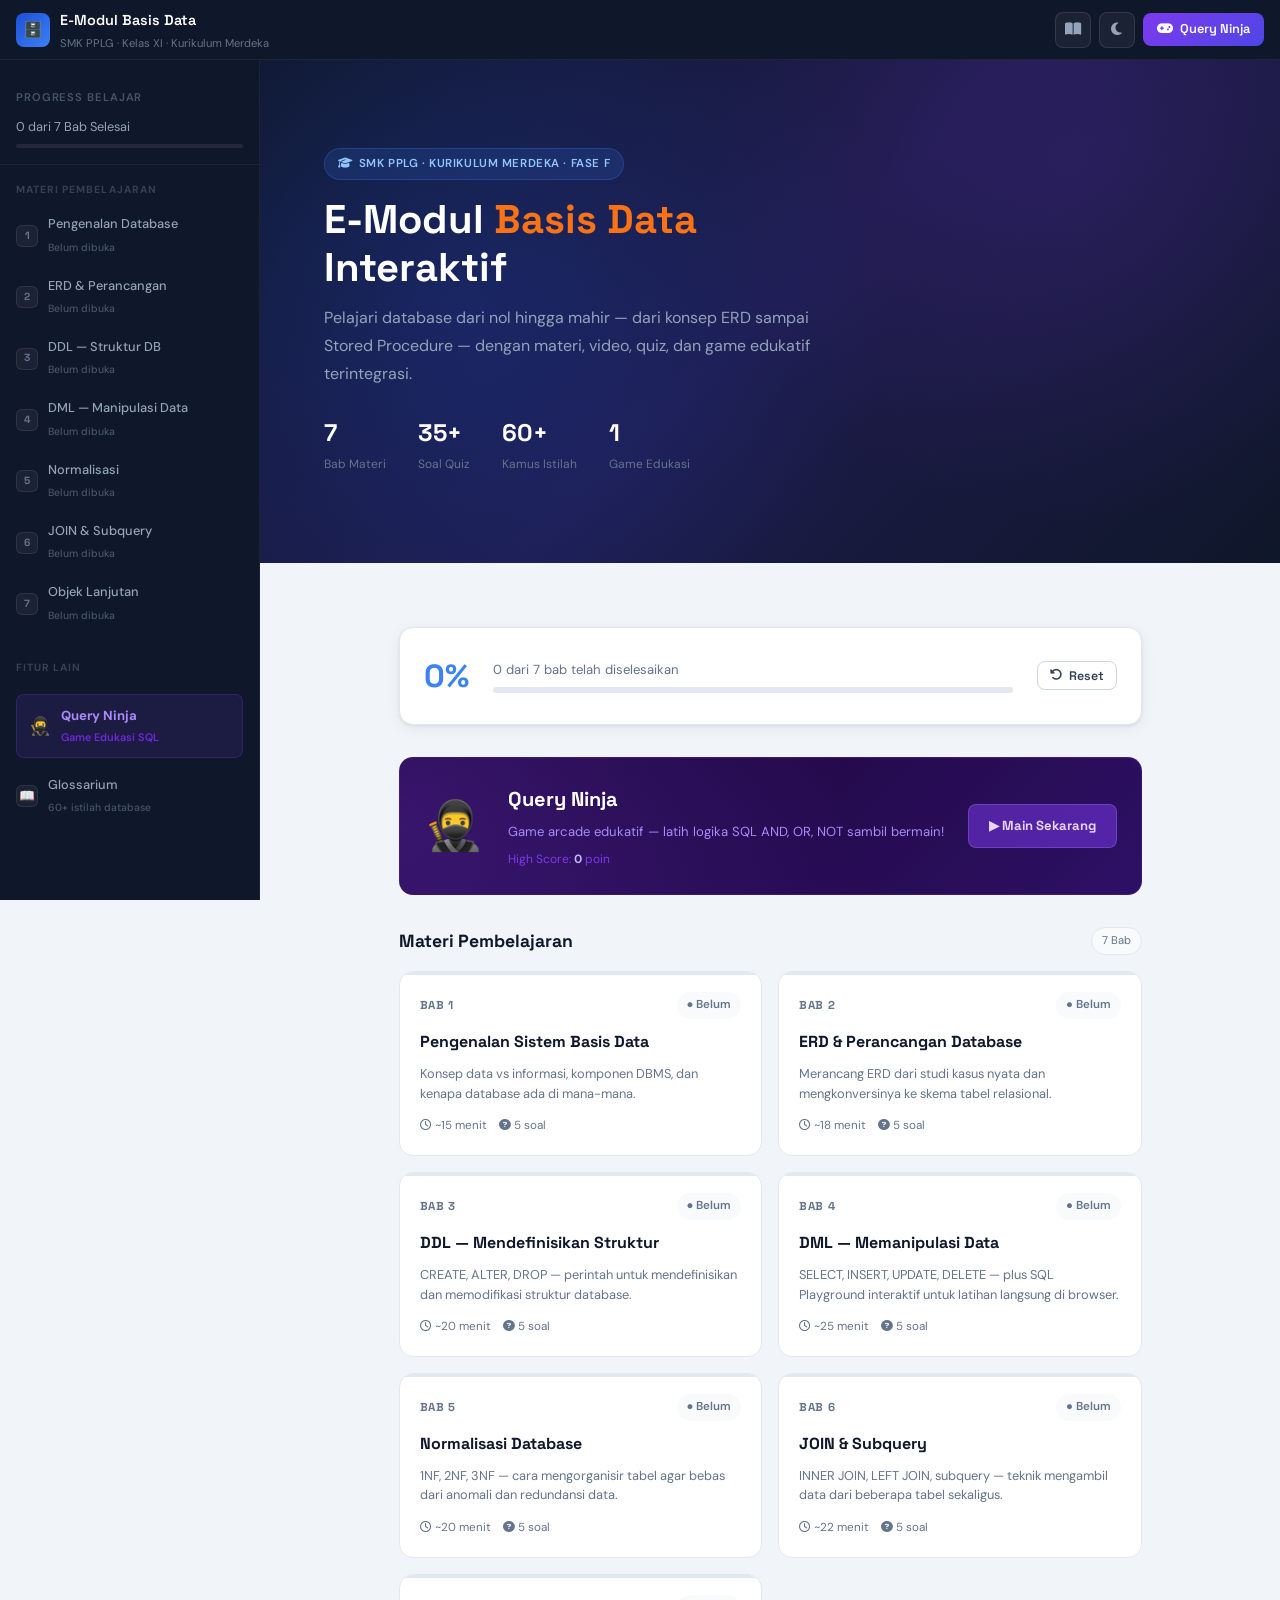
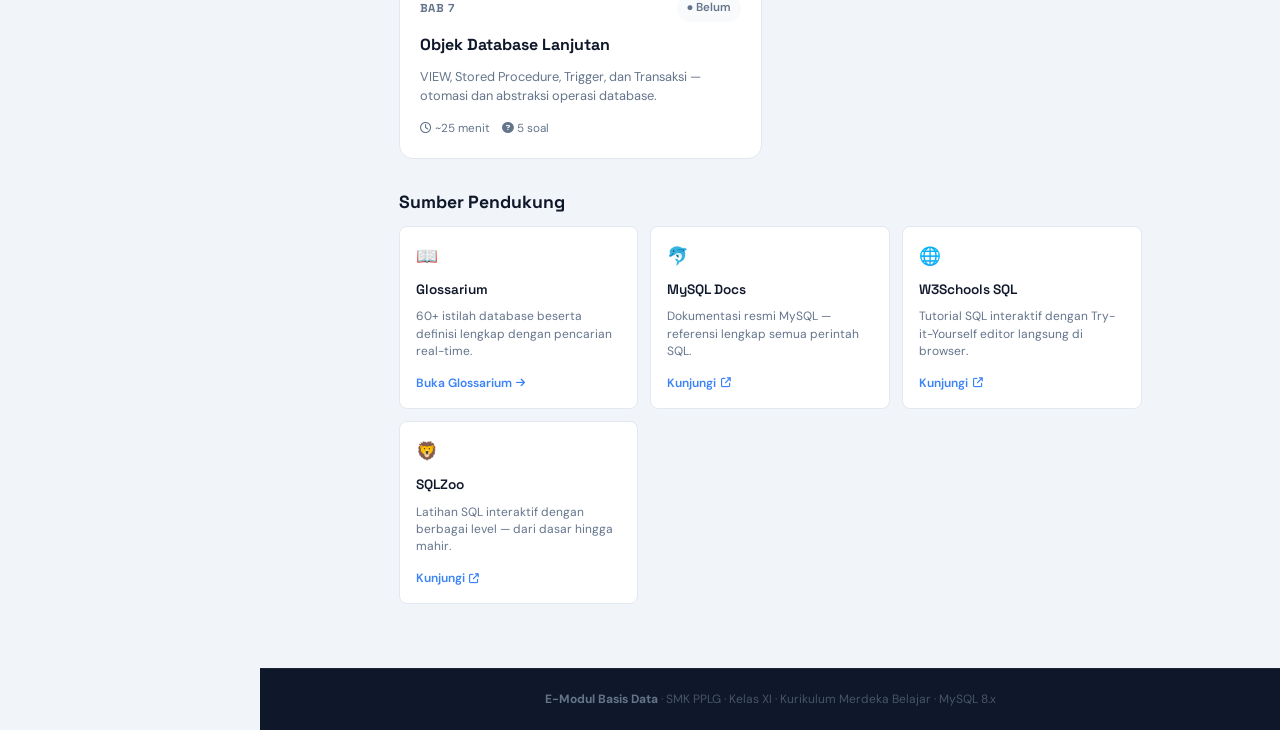
<file: index.html>
<!DOCTYPE html>
<html lang="id">
<head>
<meta charset="UTF-8">
<meta name="viewport" content="width=device-width, initial-scale=1.0">
<title>E-Modul Basis Data — SMK PPLG Kelas XI</title>
<link rel="stylesheet" href="assets/css/custom.css">
<link rel="stylesheet" href="https://cdnjs.cloudflare.com/ajax/libs/font-awesome/6.5.0/css/all.min.css">
<script src="assets/js/dark-mode.js"></script>
<style>
.index-page .main-content { margin-left: var(--sidebar-w); margin-top: var(--header-h); }
.page-body { padding: 0; }
.index-content { max-width: 1060px; margin: 0 auto; padding: 2rem; }
.section-gap { margin-bottom: 2rem; }
</style>
</head>
<body data-page="index">

<!-- SIDEBAR OVERLAY -->
<div class="sidebar-overlay" id="sidebar-overlay"></div>

<!-- HEADER -->
<header class="header">
  <button class="btn-icon hamburger-btn" id="hamburger-btn" title="Buka Menu">
    <i class="fa-solid fa-bars"></i>
  </button>
  <a href="index.html" class="header-logo">
    <div class="header-logo-icon">🗄️</div>
    <div>
      <span class="header-logo-text">E-Modul Basis Data</span>
      <span class="header-logo-sub">SMK PPLG · Kelas XI · Kurikulum Merdeka</span>
    </div>
  </a>
  <div class="header-spacer"></div>
  <nav class="header-nav">
    <a href="glossarium.html" class="btn-icon" title="Kamus Istilah">
      <i class="fa-solid fa-book-open"></i>
    </a>
    <button class="btn-icon" id="dark-toggle" title="Mode Gelap">
      <i class="fa-solid fa-moon"></i>
    </button>
    <a href="game/query-ninja.html" class="btn-game-nav">
      <i class="fa-solid fa-gamepad"></i> Query Ninja
    </a>
  </nav>
</header>

<!-- SIDEBAR -->
<aside class="sidebar" id="sidebar">
  <div class="sidebar-inner">
    <div class="sidebar-progress-wrap">
      <div class="sidebar-progress-label">Progress Belajar</div>
      <div class="sidebar-progress-text" id="sidebar-progress-text">0 dari 7 Bab Selesai</div>
      <div class="sidebar-progress-bar">
        <div class="sidebar-progress-fill" id="sidebar-progress-fill" style="width:0%"></div>
      </div>
    </div>

    <div class="sidebar-section-label">Materi Pembelajaran</div>

    <a href="modules/bab-1-pengenalan-database.html" class="sidebar-nav-item" id="sidebar-bab-1" data-page="bab-1">
      <div class="sidebar-bab-num">1</div>
      <div class="sidebar-bab-info">
        <span class="sidebar-bab-title">Pengenalan Database</span>
        <span class="sidebar-bab-status">Belum dibuka</span>
      </div>
    </a>
    <a href="modules/bab-2-erd-perancangan.html" class="sidebar-nav-item" id="sidebar-bab-2" data-page="bab-2">
      <div class="sidebar-bab-num">2</div>
      <div class="sidebar-bab-info">
        <span class="sidebar-bab-title">ERD & Perancangan</span>
        <span class="sidebar-bab-status">Belum dibuka</span>
      </div>
    </a>
    <a href="modules/bab-3-ddl.html" class="sidebar-nav-item" id="sidebar-bab-3" data-page="bab-3">
      <div class="sidebar-bab-num">3</div>
      <div class="sidebar-bab-info">
        <span class="sidebar-bab-title">DDL — Struktur DB</span>
        <span class="sidebar-bab-status">Belum dibuka</span>
      </div>
    </a>
    <a href="modules/bab-4-dml.html" class="sidebar-nav-item" id="sidebar-bab-4" data-page="bab-4">
      <div class="sidebar-bab-num">4</div>
      <div class="sidebar-bab-info">
        <span class="sidebar-bab-title">DML — Manipulasi Data</span>
        <span class="sidebar-bab-status">Belum dibuka</span>
      </div>
    </a>
    <a href="modules/bab-5-normalisasi.html" class="sidebar-nav-item" id="sidebar-bab-5" data-page="bab-5">
      <div class="sidebar-bab-num">5</div>
      <div class="sidebar-bab-info">
        <span class="sidebar-bab-title">Normalisasi</span>
        <span class="sidebar-bab-status">Belum dibuka</span>
      </div>
    </a>
    <a href="modules/bab-6-join-subquery.html" class="sidebar-nav-item" id="sidebar-bab-6" data-page="bab-6">
      <div class="sidebar-bab-num">6</div>
      <div class="sidebar-bab-info">
        <span class="sidebar-bab-title">JOIN & Subquery</span>
        <span class="sidebar-bab-status">Belum dibuka</span>
      </div>
    </a>
    <a href="modules/bab-7-objek-lanjutan.html" class="sidebar-nav-item" id="sidebar-bab-7" data-page="bab-7">
      <div class="sidebar-bab-num">7</div>
      <div class="sidebar-bab-info">
        <span class="sidebar-bab-title">Objek Lanjutan</span>
        <span class="sidebar-bab-status">Belum dibuka</span>
      </div>
    </a>

    <div class="sidebar-section-label" style="margin-top:.5rem">Fitur Lain</div>
    <a href="game/query-ninja.html" class="sidebar-game-link">
      <span style="font-size:1.1rem">🥷</span>
      <div>
        <div style="font-size:.82rem;font-weight:700">Query Ninja</div>
        <div style="font-size:.68rem;color:#6d28d9">Game Edukasi SQL</div>
      </div>
    </a>
    <a href="glossarium.html" class="sidebar-nav-item" style="margin-top:.5rem" data-page="glossarium">
      <div class="sidebar-bab-num" style="font-size:.8rem">📖</div>
      <div class="sidebar-bab-info">
        <span class="sidebar-bab-title">Glossarium</span>
        <span class="sidebar-bab-status">60+ istilah database</span>
      </div>
    </a>
  </div>
</aside>

<!-- MAIN CONTENT -->
<main class="main-content index-page">

  <!-- HERO -->
  <div class="hero-section">
    <div class="index-content" style="padding-top:2.5rem;padding-bottom:2.5rem">
      <div class="hero-content">
        <div class="hero-badge">
          <i class="fa-solid fa-graduation-cap"></i>
          SMK PPLG · Kurikulum Merdeka · Fase F
        </div>
        <h1 class="hero-title">E-Modul <span>Basis Data</span><br>Interaktif</h1>
        <p class="hero-subtitle">Pelajari database dari nol hingga mahir — dari konsep ERD sampai Stored Procedure — dengan materi, video, quiz, dan game edukatif terintegrasi.</p>
        <div class="hero-stats">
          <div>
            <div class="hero-stat-num">7</div>
            <div class="hero-stat-label">Bab Materi</div>
          </div>
          <div>
            <div class="hero-stat-num">35+</div>
            <div class="hero-stat-label">Soal Quiz</div>
          </div>
          <div>
            <div class="hero-stat-num">60+</div>
            <div class="hero-stat-label">Kamus Istilah</div>
          </div>
          <div>
            <div class="hero-stat-num">1</div>
            <div class="hero-stat-label">Game Edukasi</div>
          </div>
        </div>
      </div>
    </div>
  </div>

  <!-- PAGE CONTENT -->
  <div class="index-content">

    <!-- OVERALL PROGRESS -->
    <div class="overall-progress-card section-gap" style="margin-top:2rem">
      <div class="overall-progress-num" id="overall-num">0%</div>
      <div class="overall-progress-text">
        <div class="overall-progress-label" id="overall-label">0 dari 7 bab telah diselesaikan</div>
        <div class="overall-progress-bar-wrap">
          <div class="overall-progress-bar-fill" id="overall-fill" style="width:0%"></div>
        </div>
      </div>
      <button class="btn btn-outline btn-sm" onclick="if(window.Progress) window.Progress.resetAllProgress()" title="Reset progress">
        <i class="fa-solid fa-rotate-left"></i> Reset
      </button>
    </div>

    <!-- GAME CARD -->
    <div class="section-gap">
      <a href="game/query-ninja.html" class="game-card-big">
        <div class="game-card-emoji">🥷</div>
        <div class="game-card-info">
          <div class="game-card-title">Query Ninja</div>
          <div class="game-card-desc">Game arcade edukatif — latih logika SQL AND, OR, NOT sambil bermain!</div>
          <div class="game-card-hi">High Score: <span id="game-hi-score">0</span> poin</div>
        </div>
        <div class="game-card-cta">▶ Main Sekarang</div>
      </a>
    </div>

    <!-- BAB CARDS -->
    <div class="section-gap">
      <div class="section-heading">
        <h2>Materi Pembelajaran</h2>
        <span class="section-heading-badge">7 Bab</span>
      </div>
      <div class="bab-grid">

        <a href="modules/bab-1-pengenalan-database.html" class="bab-card" id="bab-card-1">
          <div class="bab-card-header">
            <span class="bab-card-num">Bab 1</span>
            <span class="bab-card-status pending">● Belum</span>
          </div>
          <div class="bab-card-title">Pengenalan Sistem Basis Data</div>
          <div class="bab-card-desc">Konsep data vs informasi, komponen DBMS, dan kenapa database ada di mana-mana.</div>
          <div class="bab-card-meta">
            <span><i class="fa-regular fa-clock"></i> ~15 menit</span>
            <span><i class="fa-solid fa-circle-question"></i> 5 soal</span>
          </div>
        </a>

        <a href="modules/bab-2-erd-perancangan.html" class="bab-card" id="bab-card-2">
          <div class="bab-card-header">
            <span class="bab-card-num">Bab 2</span>
            <span class="bab-card-status pending">● Belum</span>
          </div>
          <div class="bab-card-title">ERD & Perancangan Database</div>
          <div class="bab-card-desc">Merancang ERD dari studi kasus nyata dan mengkonversinya ke skema tabel relasional.</div>
          <div class="bab-card-meta">
            <span><i class="fa-regular fa-clock"></i> ~18 menit</span>
            <span><i class="fa-solid fa-circle-question"></i> 5 soal</span>
          </div>
        </a>

        <a href="modules/bab-3-ddl.html" class="bab-card" id="bab-card-3">
          <div class="bab-card-header">
            <span class="bab-card-num">Bab 3</span>
            <span class="bab-card-status pending">● Belum</span>
          </div>
          <div class="bab-card-title">DDL — Mendefinisikan Struktur</div>
          <div class="bab-card-desc">CREATE, ALTER, DROP — perintah untuk mendefinisikan dan memodifikasi struktur database.</div>
          <div class="bab-card-meta">
            <span><i class="fa-regular fa-clock"></i> ~20 menit</span>
            <span><i class="fa-solid fa-circle-question"></i> 5 soal</span>
          </div>
        </a>

        <a href="modules/bab-4-dml.html" class="bab-card" id="bab-card-4">
          <div class="bab-card-header">
            <span class="bab-card-num">Bab 4</span>
            <span class="bab-card-status pending">● Belum</span>
          </div>
          <div class="bab-card-title">DML — Memanipulasi Data</div>
          <div class="bab-card-desc">SELECT, INSERT, UPDATE, DELETE — plus SQL Playground interaktif untuk latihan langsung di browser.</div>
          <div class="bab-card-meta">
            <span><i class="fa-regular fa-clock"></i> ~25 menit</span>
            <span><i class="fa-solid fa-circle-question"></i> 5 soal</span>
          </div>
        </a>

        <a href="modules/bab-5-normalisasi.html" class="bab-card" id="bab-card-5">
          <div class="bab-card-header">
            <span class="bab-card-num">Bab 5</span>
            <span class="bab-card-status pending">● Belum</span>
          </div>
          <div class="bab-card-title">Normalisasi Database</div>
          <div class="bab-card-desc">1NF, 2NF, 3NF — cara mengorganisir tabel agar bebas dari anomali dan redundansi data.</div>
          <div class="bab-card-meta">
            <span><i class="fa-regular fa-clock"></i> ~20 menit</span>
            <span><i class="fa-solid fa-circle-question"></i> 5 soal</span>
          </div>
        </a>

        <a href="modules/bab-6-join-subquery.html" class="bab-card" id="bab-card-6">
          <div class="bab-card-header">
            <span class="bab-card-num">Bab 6</span>
            <span class="bab-card-status pending">● Belum</span>
          </div>
          <div class="bab-card-title">JOIN & Subquery</div>
          <div class="bab-card-desc">INNER JOIN, LEFT JOIN, subquery — teknik mengambil data dari beberapa tabel sekaligus.</div>
          <div class="bab-card-meta">
            <span><i class="fa-regular fa-clock"></i> ~22 menit</span>
            <span><i class="fa-solid fa-circle-question"></i> 5 soal</span>
          </div>
        </a>

        <a href="modules/bab-7-objek-lanjutan.html" class="bab-card" id="bab-card-7">
          <div class="bab-card-header">
            <span class="bab-card-num">Bab 7</span>
            <span class="bab-card-status pending">● Belum</span>
          </div>
          <div class="bab-card-title">Objek Database Lanjutan</div>
          <div class="bab-card-desc">VIEW, Stored Procedure, Trigger, dan Transaksi — otomasi dan abstraksi operasi database.</div>
          <div class="bab-card-meta">
            <span><i class="fa-regular fa-clock"></i> ~25 menit</span>
            <span><i class="fa-solid fa-circle-question"></i> 5 soal</span>
          </div>
        </a>

      </div>
    </div>

    <!-- QUICK LINKS -->
    <div class="section-gap">
      <div class="section-heading">
        <h2>Sumber Pendukung</h2>
      </div>
      <div style="display:grid;grid-template-columns:repeat(auto-fill,minmax(200px,1fr));gap:.75rem">
        <a href="glossarium.html" class="ref-card">
          <div class="ref-card-icon">📖</div>
          <div class="ref-card-name">Glossarium</div>
          <div class="ref-card-desc">60+ istilah database beserta definisi lengkap dengan pencarian real-time.</div>
          <span class="ref-card-link">Buka Glossarium <i class="fa-solid fa-arrow-right" style="font-size:.65rem"></i></span>
        </a>
        <a href="https://dev.mysql.com/doc/" target="_blank" rel="noopener" class="ref-card">
          <div class="ref-card-icon">🐬</div>
          <div class="ref-card-name">MySQL Docs</div>
          <div class="ref-card-desc">Dokumentasi resmi MySQL — referensi lengkap semua perintah SQL.</div>
          <span class="ref-card-link">Kunjungi <i class="fa-solid fa-arrow-up-right-from-square" style="font-size:.65rem"></i></span>
        </a>
        <a href="https://w3schools.com/sql" target="_blank" rel="noopener" class="ref-card">
          <div class="ref-card-icon">🌐</div>
          <div class="ref-card-name">W3Schools SQL</div>
          <div class="ref-card-desc">Tutorial SQL interaktif dengan Try-it-Yourself editor langsung di browser.</div>
          <span class="ref-card-link">Kunjungi <i class="fa-solid fa-arrow-up-right-from-square" style="font-size:.65rem"></i></span>
        </a>
        <a href="https://sqlzoo.net" target="_blank" rel="noopener" class="ref-card">
          <div class="ref-card-icon">🦁</div>
          <div class="ref-card-name">SQLZoo</div>
          <div class="ref-card-desc">Latihan SQL interaktif dengan berbagai level — dari dasar hingga mahir.</div>
          <span class="ref-card-link">Kunjungi <i class="fa-solid fa-arrow-up-right-from-square" style="font-size:.65rem"></i></span>
        </a>
      </div>
    </div>

  </div><!-- /index-content -->

  <!-- FOOTER -->
  <footer class="footer">
    <strong style="color:#64748b">E-Modul Basis Data</strong> · SMK PPLG · Kelas XI · Kurikulum Merdeka Belajar · MySQL 8.x
  </footer>
</main>

<script src="assets/js/progress.js"></script>
<script src="assets/js/main.js"></script>
</body>
</html>
</file>
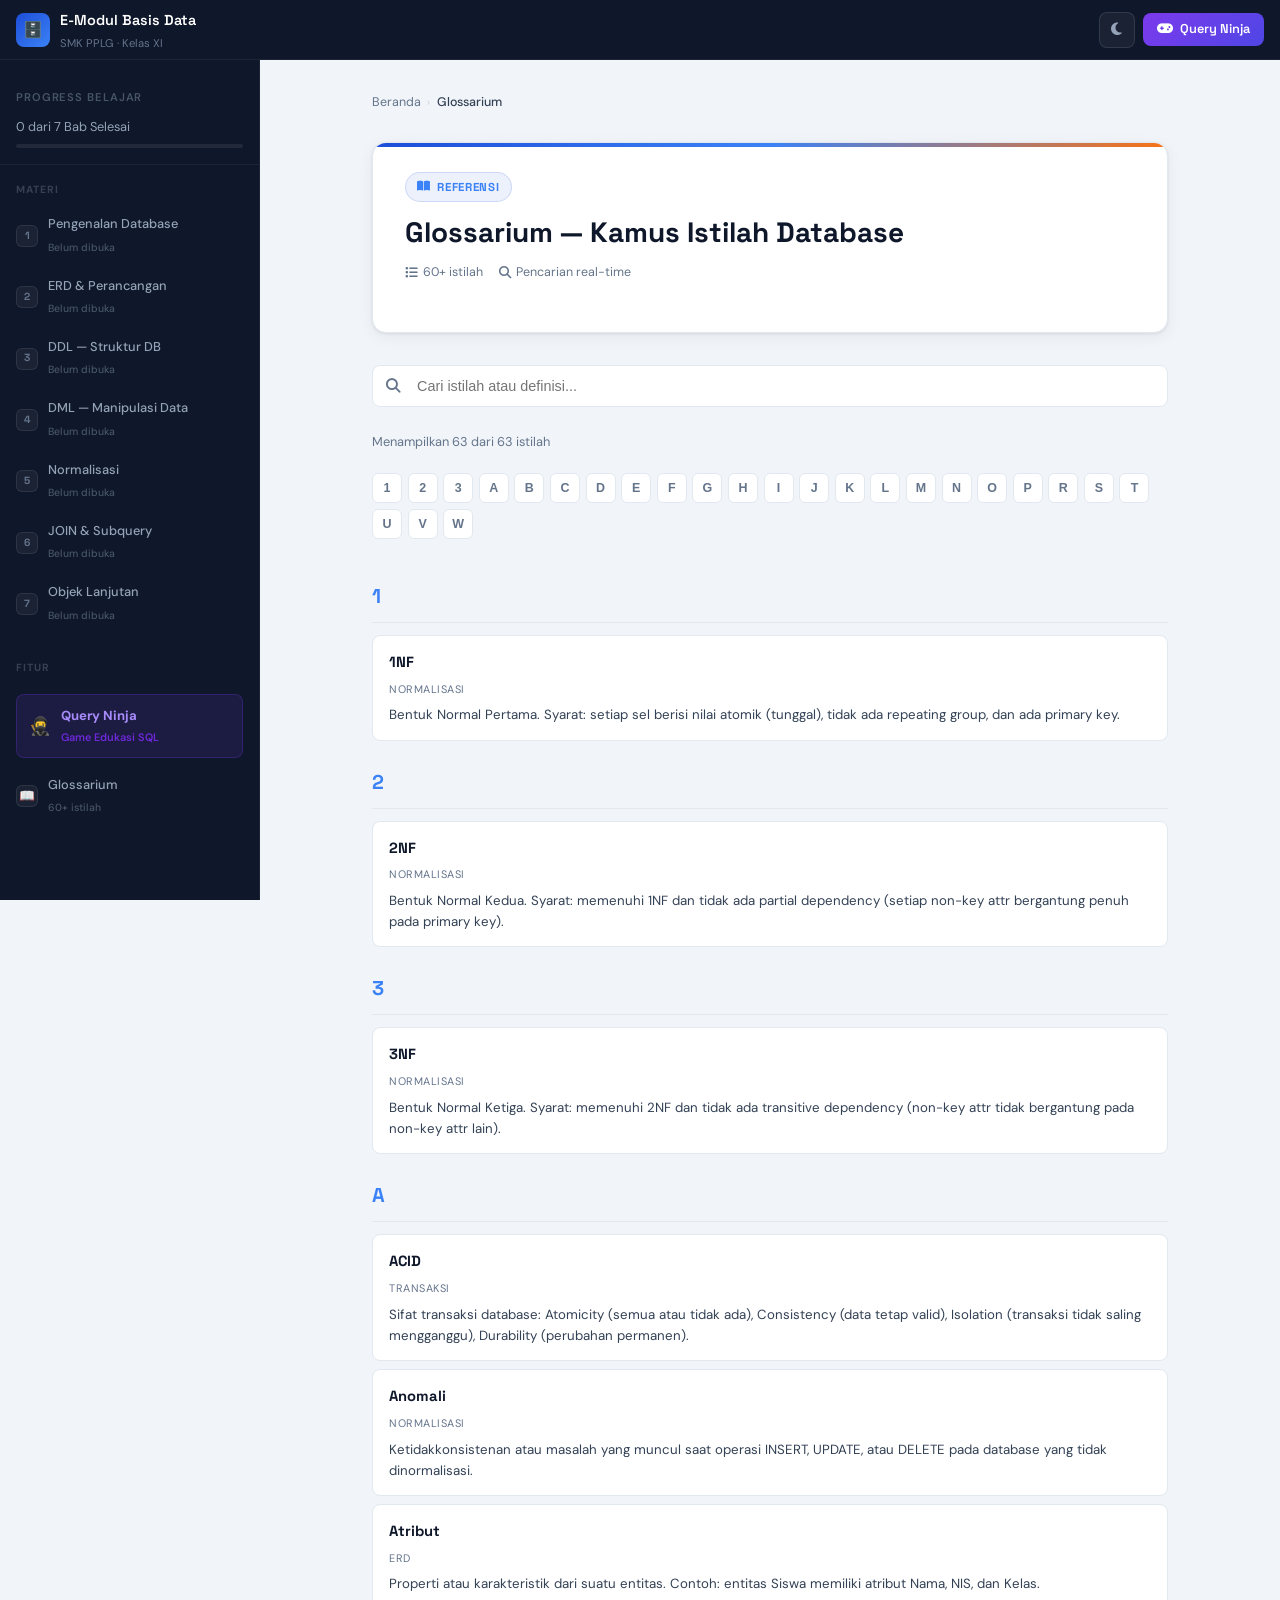
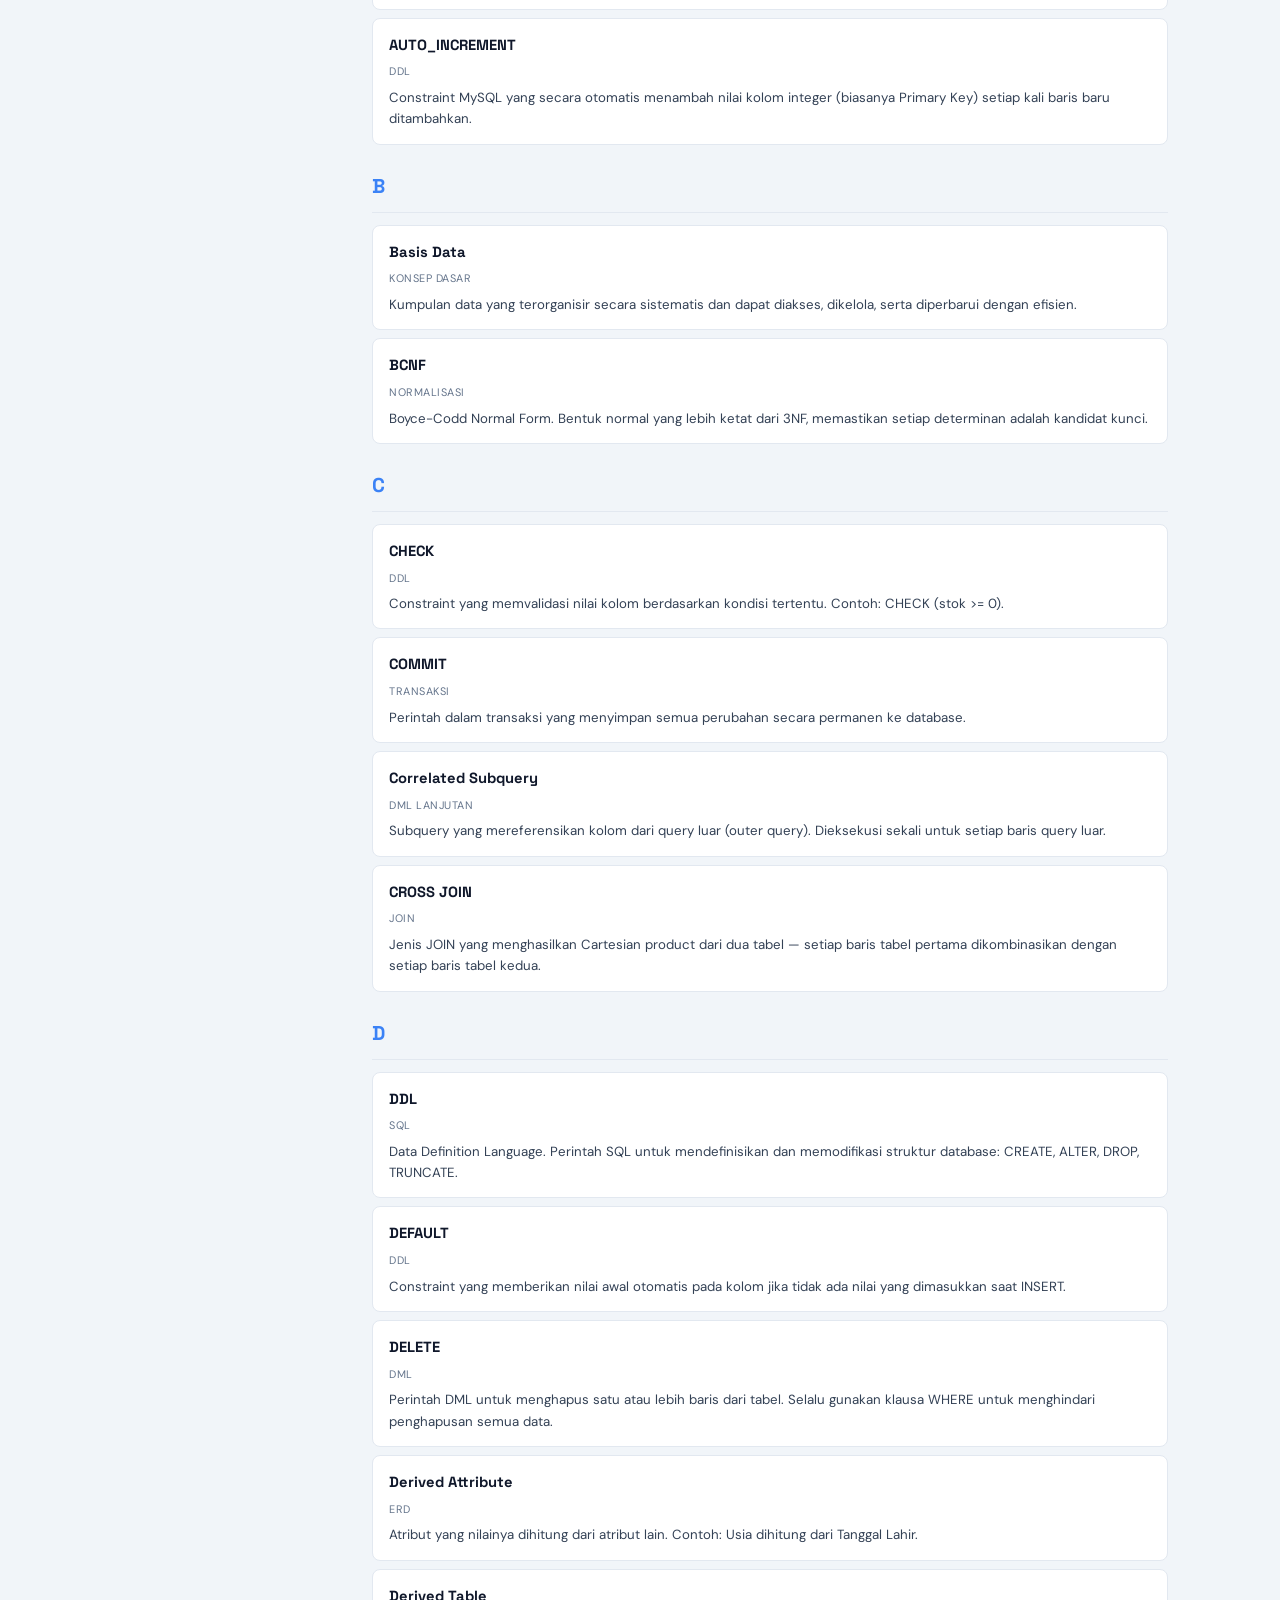
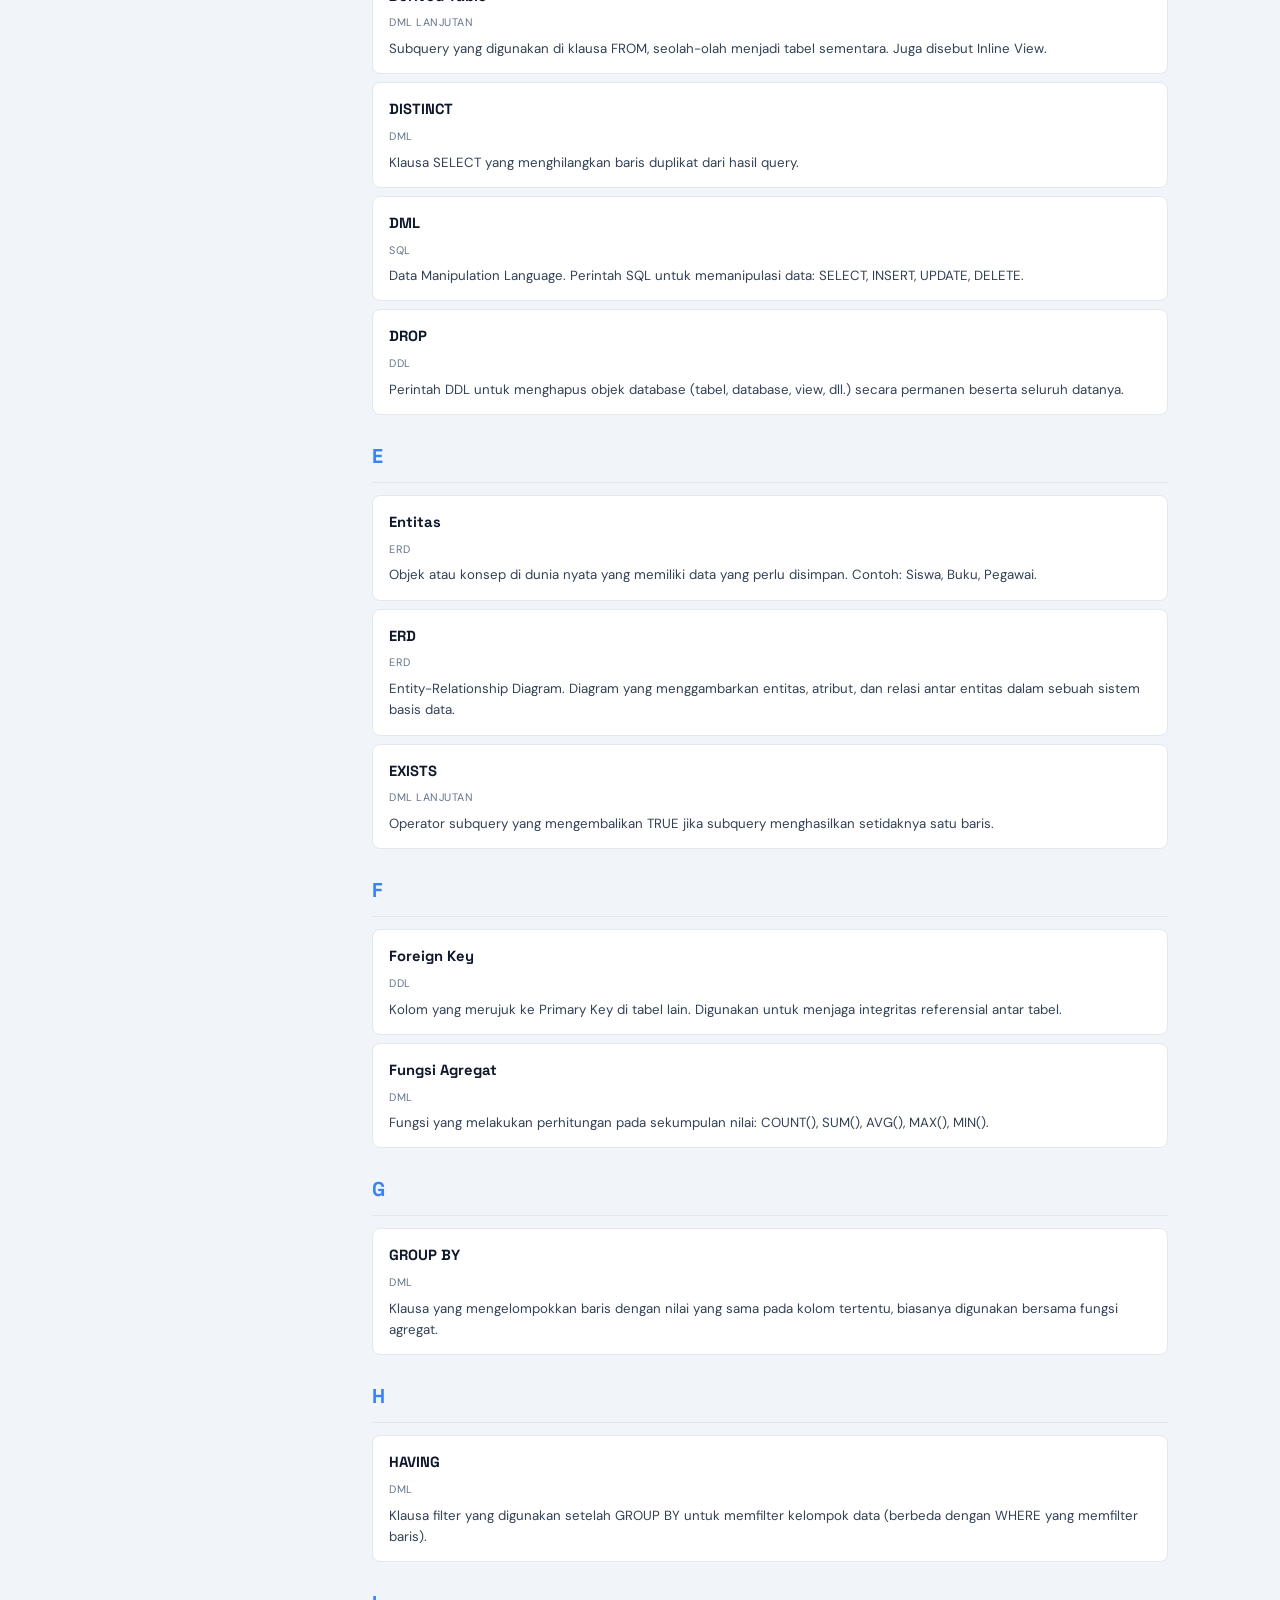
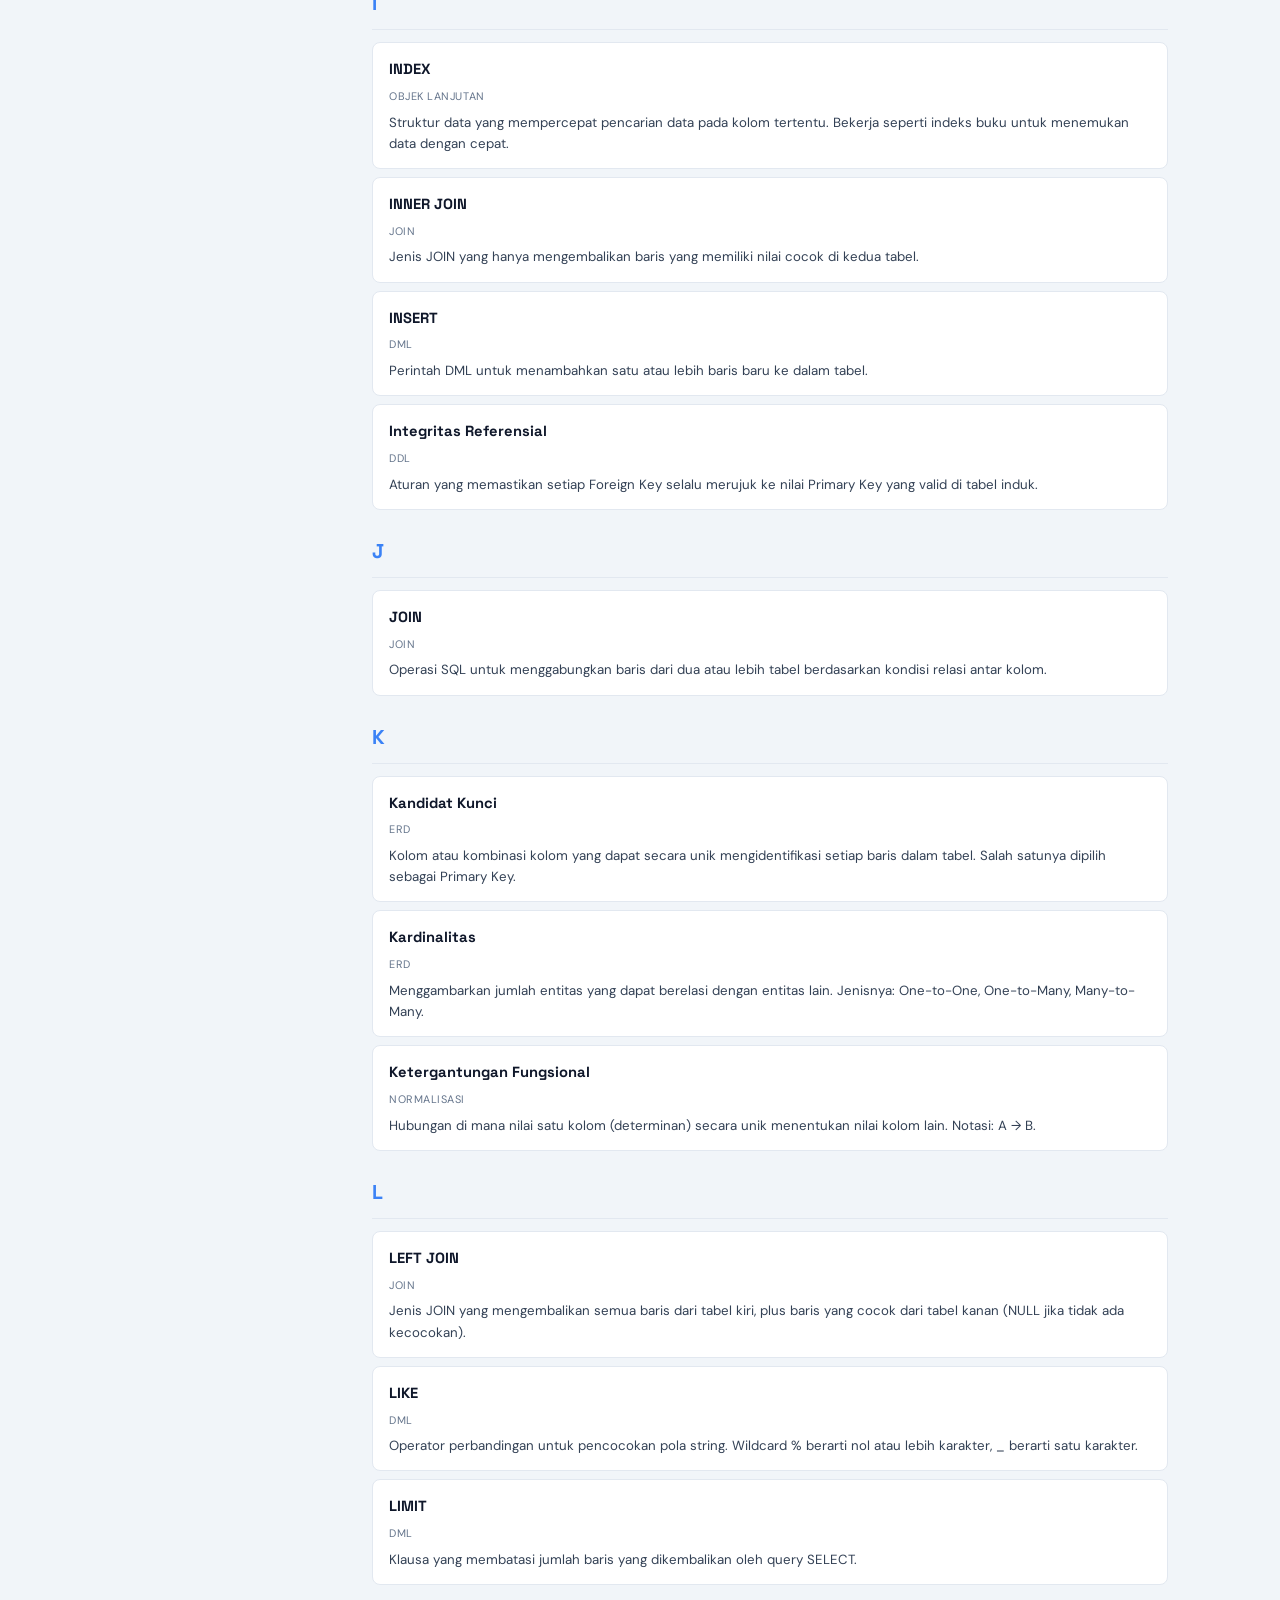
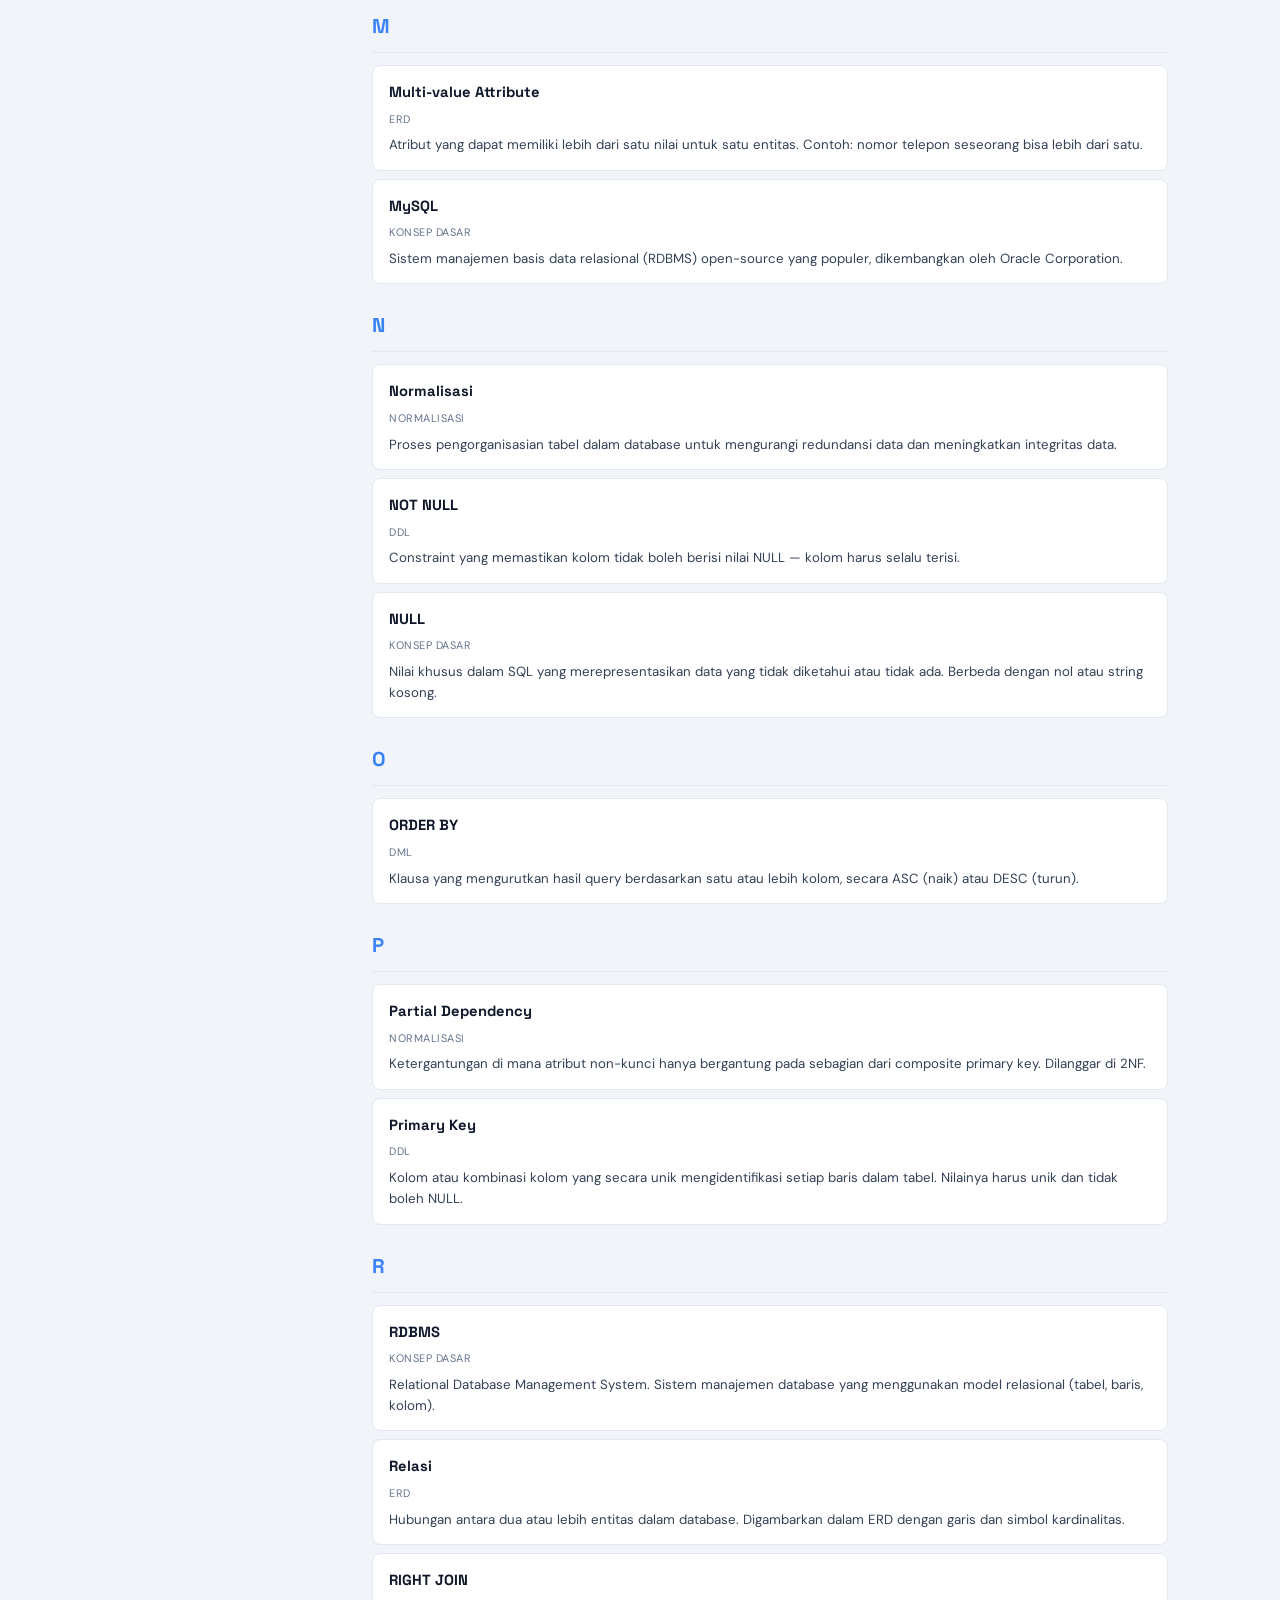
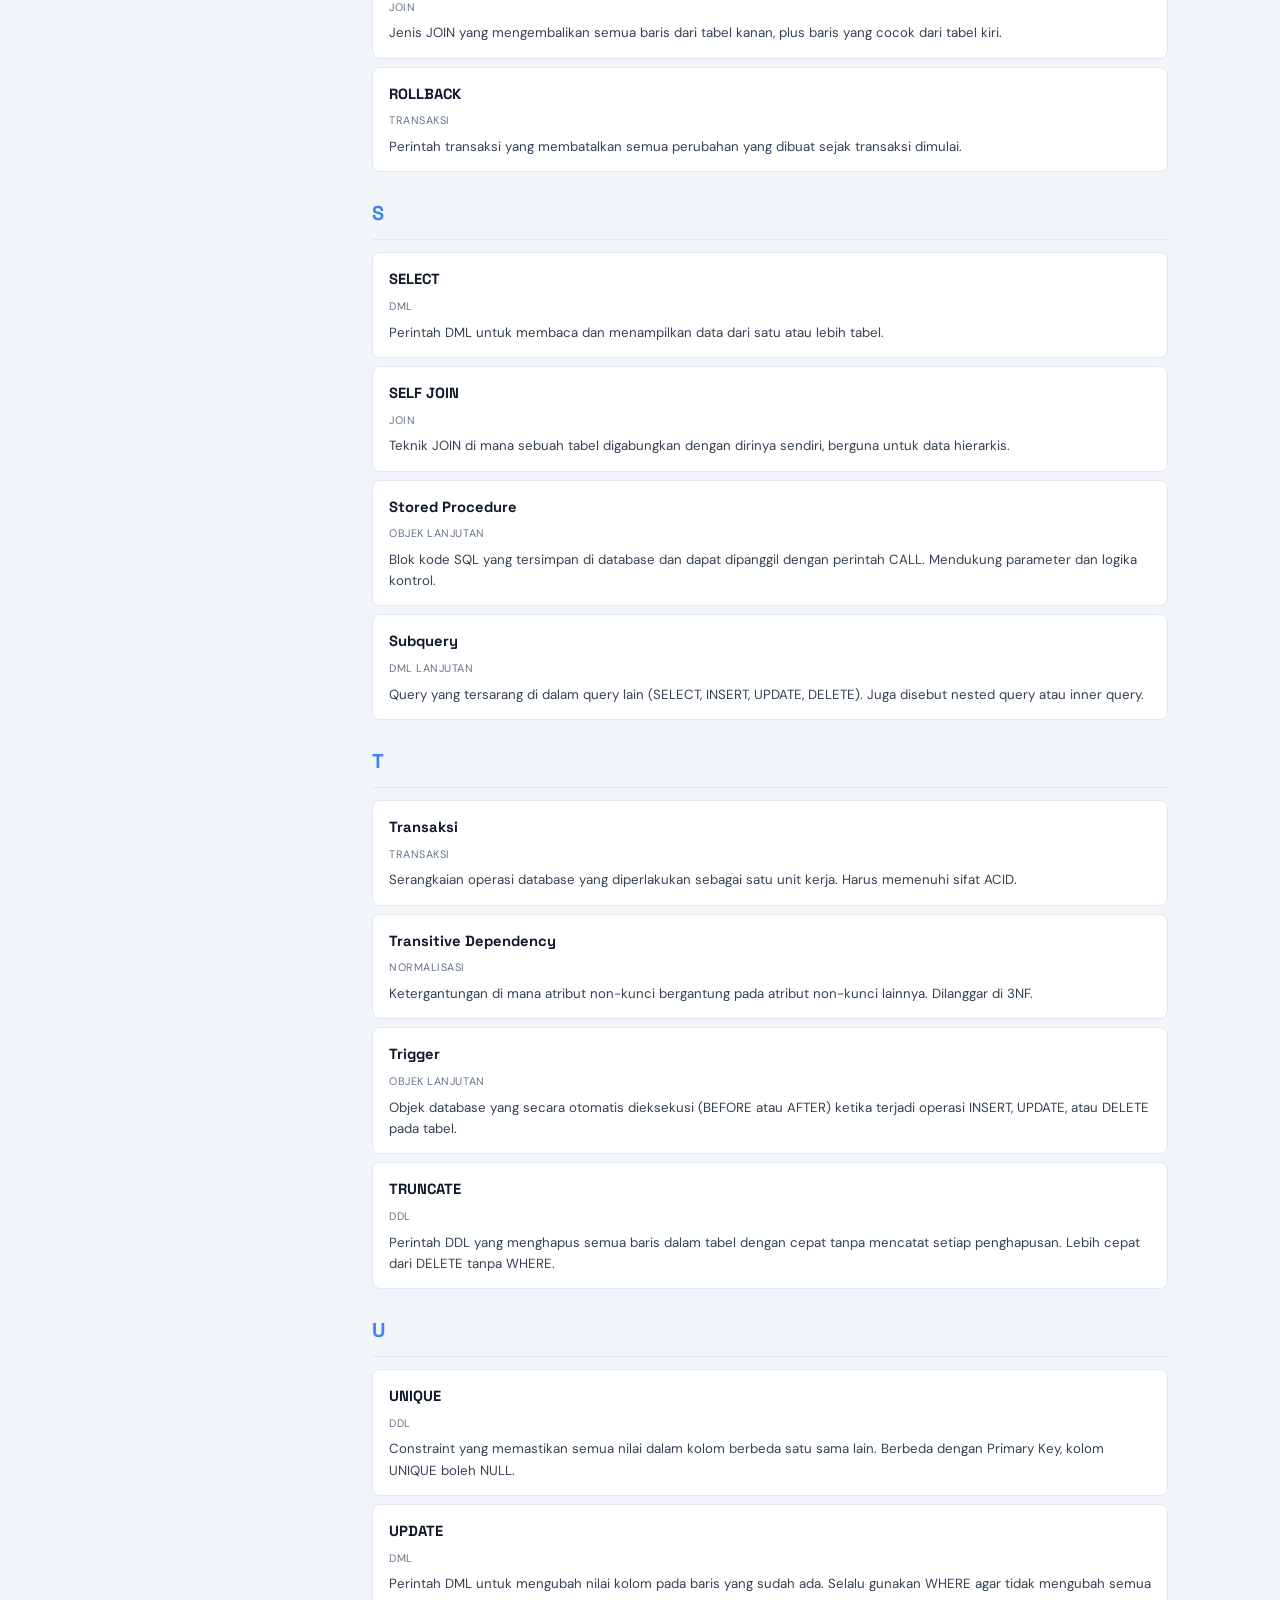
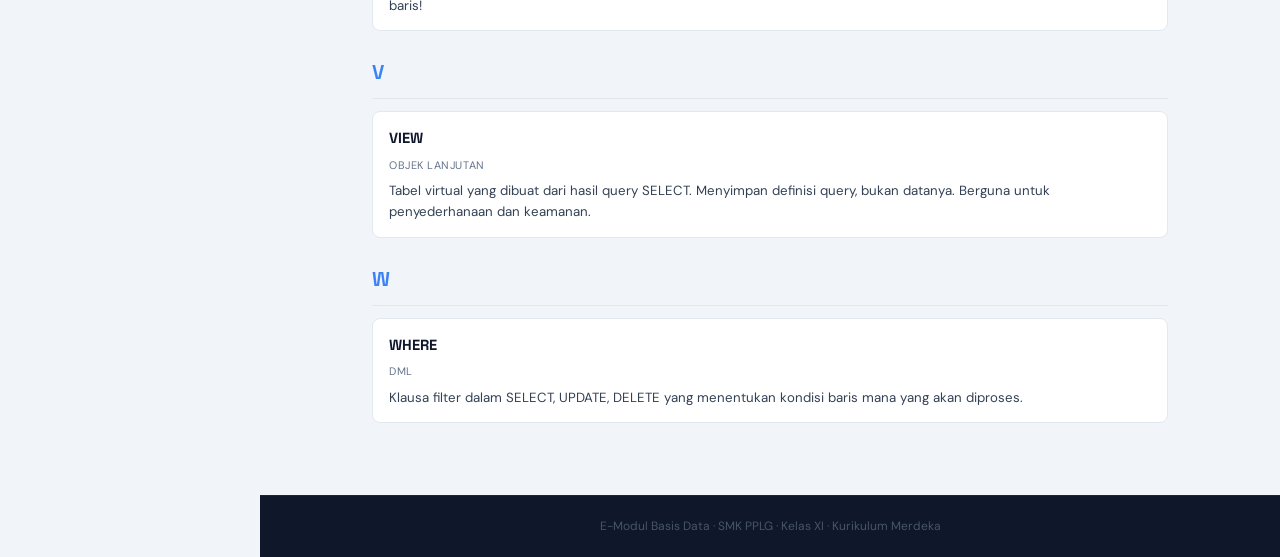
<file: glossarium.html>
<!DOCTYPE html>
<html lang="id">
<head>
<meta charset="UTF-8">
<meta name="viewport" content="width=device-width, initial-scale=1.0">
<title>Glossarium — Kamus Istilah Database | E-Modul Basis Data</title>
<link rel="stylesheet" href="assets/css/custom.css">
<link rel="stylesheet" href="https://cdnjs.cloudflare.com/ajax/libs/font-awesome/6.5.0/css/all.min.css">
<script src="assets/js/dark-mode.js"></script>
</head>
<body data-page="glossarium">
<div class="sidebar-overlay" id="sidebar-overlay"></div>
<header class="header">
  <button class="btn-icon hamburger-btn" id="hamburger-btn"><i class="fa-solid fa-bars"></i></button>
  <a href="index.html" class="header-logo">
    <div class="header-logo-icon">🗄️</div>
    <div><span class="header-logo-text">E-Modul Basis Data</span><span class="header-logo-sub">SMK PPLG · Kelas XI</span></div>
  </a>
  <div class="header-spacer"></div>
  <nav class="header-nav">
    <button class="btn-icon" id="dark-toggle"><i class="fa-solid fa-moon"></i></button>
    <a href="game/query-ninja.html" class="btn-game-nav"><i class="fa-solid fa-gamepad"></i> Query Ninja</a>
  </nav>
</header>
<aside class="sidebar" id="sidebar"></aside>
<main class="main-content">
<div class="content-wrapper">
  <nav class="breadcrumb">
    <a href="index.html">Beranda</a><span class="breadcrumb-sep">›</span>
    <span class="breadcrumb-current">Glossarium</span>
  </nav>
  <div class="bab-hero">
    <div class="bab-num-badge"><i class="fa-solid fa-book-open"></i> Referensi</div>
    <h1 class="bab-title">Glossarium — Kamus Istilah Database</h1>
    <div class="bab-meta">
      <span class="bab-meta-item"><i class="fa-solid fa-list"></i> 60+ istilah</span>
      <span class="bab-meta-item"><i class="fa-solid fa-magnifying-glass"></i> Pencarian real-time</span>
    </div>
  </div>

  <div class="gloss-search-wrap">
    <i class="fa-solid fa-magnifying-glass gloss-search-icon"></i>
    <input type="text" id="gloss-search" class="gloss-search" placeholder="Cari istilah atau definisi...">
  </div>
  <div class="gloss-count" id="gloss-count">Memuat...</div>
  <div class="gloss-alpha-nav" id="gloss-alpha-nav"></div>
  <div id="gloss-list"></div>
</div>
<footer class="footer">E-Modul Basis Data · SMK PPLG · Kelas XI · Kurikulum Merdeka</footer>
</main>
<script src="assets/js/progress.js"></script>
<script src="assets/js/sidebar-template.js"></script>
<script src="assets/js/main.js"></script>
<script src="assets/js/glossary.js"></script>
</body>
</html>
</file>
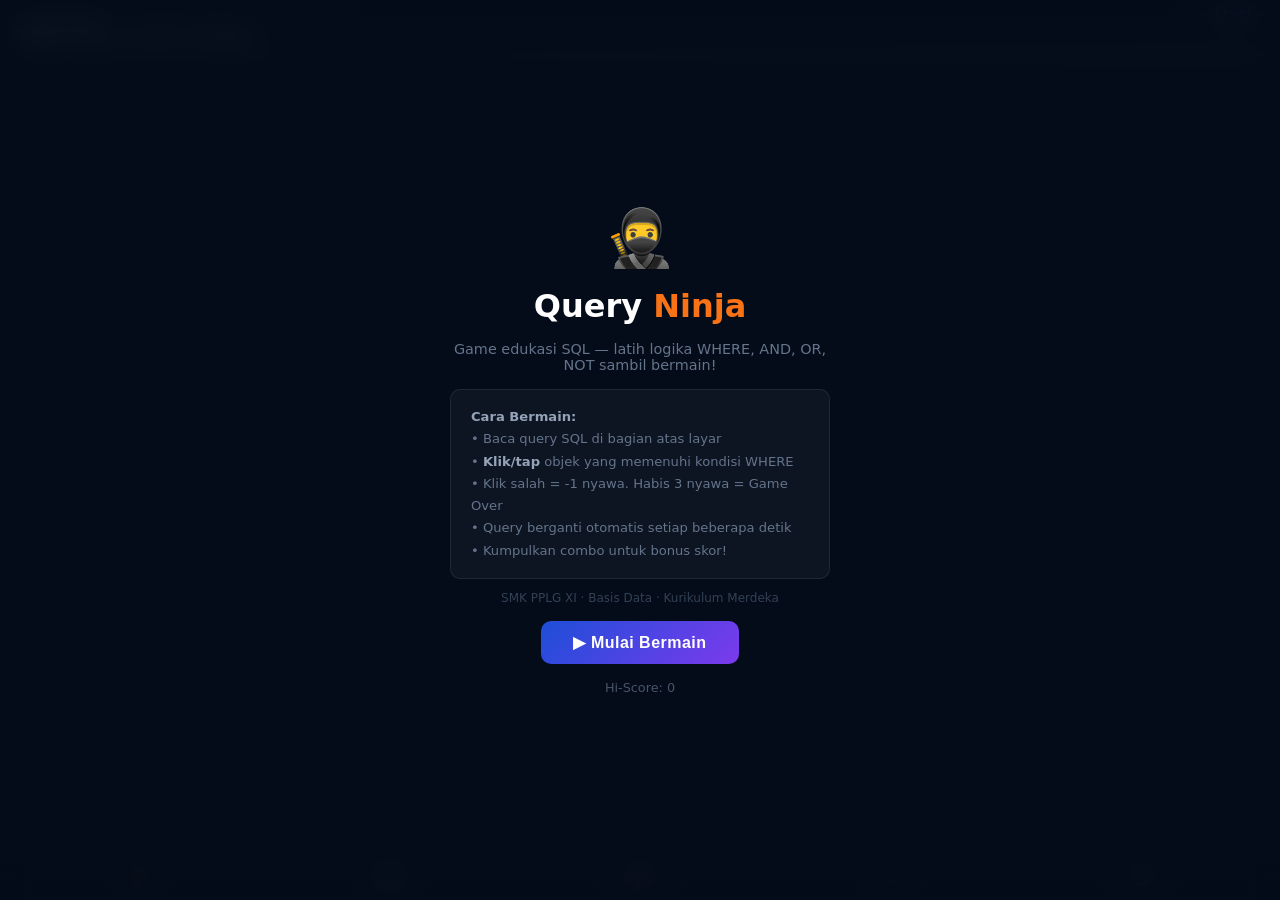
<file: game/query-ninja.html>
<!DOCTYPE html>
<html lang="id">
<head>
<meta charset="UTF-8">
<meta name="viewport" content="width=device-width, initial-scale=1.0, user-scalable=no">
<title>Query Ninja — Game Edukasi SQL</title>
<style>
*{margin:0;padding:0;box-sizing:border-box}
html,body{width:100%;height:100%;overflow:hidden;background:#050d1a;font-family:'Segoe UI',system-ui,sans-serif;color:#e2e8f0}
#game-root{position:relative;width:100%;height:100vh;display:flex;flex-direction:column;align-items:center;justify-content:center}
#back-btn{position:fixed;top:12px;left:12px;z-index:50;background:rgba(255,255,255,0.07);color:#7fa8e8;padding:6px 14px;border-radius:8px;font-size:12px;text-decoration:none;border:1px solid rgba(79,142,247,0.3);transition:all .2s}
#back-btn:hover{background:rgba(255,255,255,0.12);color:#93c5fd}
#game-canvas{display:block;touch-action:none;cursor:crosshair}
#hud{position:fixed;bottom:0;left:0;right:0;display:flex;align-items:center;justify-content:space-around;padding:8px 16px;background:rgba(5,13,26,0.92);border-top:1px solid rgba(255,255,255,0.06);backdrop-filter:blur(8px);z-index:20;flex-wrap:wrap;gap:6px}
.hud-item{text-align:center;min-width:56px}
.hud-label{font-size:9px;text-transform:uppercase;letter-spacing:.08em;color:#475569;font-weight:700}
.hud-val{font-size:1.1rem;font-weight:800;font-family:'Courier New',monospace;color:#e2e8f0;line-height:1.2}
#hud-score .hud-val{color:#fbbf24}
#hud-combo .hud-val{color:#a78bfa}
#hud-hi .hud-val{color:#4ade80}
#hud-lives .hud-val{color:#f87171;letter-spacing:2px}
#query-box{position:fixed;top:0;left:0;right:0;z-index:20;background:rgba(5,13,26,0.88);backdrop-filter:blur(10px);border-bottom:1px solid rgba(255,255,255,0.06);padding:10px 16px 6px}
#query-label{font-size:10px;text-transform:uppercase;letter-spacing:.1em;color:#475569;margin-bottom:4px}
#query-text{font-family:'Courier New',monospace;font-size:1rem;font-weight:700;color:#e2e8f0;line-height:1.4;word-break:break-word}
#query-text .kw{color:#93c5fd}
#query-text .op{color:#f97316}
#query-text .val{color:#4ade80}
#query-timer-bar{height:3px;background:rgba(255,255,255,0.08);border-radius:2px;margin-top:6px;overflow:hidden}
#query-timer-fill{height:100%;background:linear-gradient(90deg,#3b82f6,#7c3aed);border-radius:2px;transition:width .1s linear}
#level-bar-wrap{position:fixed;top:0;right:0;z-index:25;padding:8px 12px;text-align:right;font-size:10px;color:#475569}
#level-name{font-weight:700;color:#a78bfa;font-size:11px;margin-bottom:2px}
#xp-bar{width:80px;height:4px;background:rgba(255,255,255,0.08);border-radius:2px;overflow:hidden;margin-left:auto}
#xp-fill{height:100%;background:linear-gradient(90deg,#7c3aed,#a78bfa);border-radius:2px;transition:width .5s ease}

/* overlays */
.overlay{position:fixed;inset:0;z-index:100;display:flex;align-items:center;justify-content:center;background:rgba(5,13,26,0.92);backdrop-filter:blur(12px);flex-direction:column;gap:1rem;padding:1.5rem;text-align:center}
.overlay h1{font-size:2rem;font-weight:800;color:#fff}
.overlay h1 span{color:#f97316}
.overlay-subtitle{color:#64748b;font-size:.9rem;max-width:380px}
.btn-play{padding:12px 32px;background:linear-gradient(135deg,#1d4ed8,#7c3aed);color:#fff;border:none;border-radius:10px;font-size:1rem;font-weight:700;cursor:pointer;transition:opacity .2s;letter-spacing:.03em}
.btn-play:hover{opacity:.85}
.btn-secondary{padding:9px 20px;background:rgba(255,255,255,0.06);color:#94a3b8;border:1px solid rgba(255,255,255,0.1);border-radius:8px;font-size:.85rem;cursor:pointer;transition:all .2s}
.btn-secondary:hover{background:rgba(255,255,255,0.1);color:#e2e8f0}
.stat-grid{display:grid;grid-template-columns:1fr 1fr 1fr;gap:.75rem;margin:.5rem 0;width:100%;max-width:340px}
.stat-box{background:rgba(255,255,255,0.04);border:1px solid rgba(255,255,255,0.08);border-radius:8px;padding:.75rem .5rem;text-align:center}
.stat-box .val{font-size:1.4rem;font-weight:800;color:#fbbf24}
.stat-box .lbl{font-size:.68rem;color:#475569;text-transform:uppercase;letter-spacing:.06em;margin-top:.15rem}
.combo-popup{position:fixed;left:50%;transform:translateX(-50%);font-family:'Courier New',monospace;font-weight:800;font-size:1.4rem;pointer-events:none;z-index:80;transition:all .3s;color:#a78bfa;text-shadow:0 0 20px rgba(167,139,250,.6)}
.instructions{background:rgba(255,255,255,0.04);border:1px solid rgba(255,255,255,0.08);border-radius:10px;padding:1rem 1.25rem;max-width:380px;font-size:.82rem;color:#64748b;text-align:left;line-height:1.7}
.instructions strong{color:#94a3b8}
</style>
</head>
<body>
<a href="../index.html" id="back-btn">← E-Modul</a>

<div id="query-box">
  <div id="query-label">⚡ Query Aktif — Tebas objek yang sesuai kondisi!</div>
  <div id="query-text">Tekan Mulai untuk bermain</div>
  <div id="query-timer-bar"><div id="query-timer-fill" style="width:100%"></div></div>
</div>

<div id="level-bar-wrap">
  <div id="level-name">— LEVEL —</div>
  <div id="xp-bar"><div id="xp-fill" style="width:0%"></div></div>
</div>

<div id="game-root">
  <canvas id="game-canvas"></canvas>
</div>

<div id="hud">
  <div class="hud-item" id="hud-score"><div class="hud-label">Skor</div><div class="hud-val" id="val-score">0</div></div>
  <div class="hud-item" id="hud-combo"><div class="hud-label">Combo</div><div class="hud-val" id="val-combo">x1</div></div>
  <div class="hud-item" id="hud-lives"><div class="hud-label">Nyawa</div><div class="hud-val" id="val-lives">♥♥♥</div></div>
  <div class="hud-item" id="hud-level"><div class="hud-label">Level</div><div class="hud-val" id="val-level">—</div></div>
  <div class="hud-item" id="hud-hi"><div class="hud-label">Hi-Score</div><div class="hud-val" id="val-hi">0</div></div>
</div>

<!-- INTRO OVERLAY -->
<div class="overlay" id="overlay-intro">
  <div style="font-size:3.5rem">🥷</div>
  <h1>Query <span>Ninja</span></h1>
  <div class="overlay-subtitle">Game edukasi SQL — latih logika WHERE, AND, OR, NOT sambil bermain!</div>
  <div class="instructions">
    <strong>Cara Bermain:</strong><br>
    • Baca query SQL di bagian atas layar<br>
    • <strong>Klik/tap</strong> objek yang memenuhi kondisi WHERE<br>
    • Klik salah = -1 nyawa. Habis 3 nyawa = Game Over<br>
    • Query berganti otomatis setiap beberapa detik<br>
    • Kumpulkan combo untuk bonus skor!
  </div>
  <div style="font-size:.75rem;color:#334155;margin-top:-.25rem">SMK PPLG XI · Basis Data · Kurikulum Merdeka</div>
  <button class="btn-play" id="btn-start">▶ Mulai Bermain</button>
  <div id="hi-display" style="font-size:.8rem;color:#475569">Hi-Score: <span id="hi-val-intro">0</span></div>
</div>

<!-- GAME OVER OVERLAY -->
<div class="overlay" id="overlay-gameover" style="display:none">
  <div style="font-size:3rem">💀</div>
  <h1>Game <span>Over</span></h1>
  <div class="stat-grid">
    <div class="stat-box"><div class="val" id="go-score">0</div><div class="lbl">Skor</div></div>
    <div class="stat-box"><div class="val" id="go-level">1</div><div class="lbl">Level</div></div>
    <div class="stat-box"><div class="val" id="go-combo">1</div><div class="lbl">Max Combo</div></div>
  </div>
  <div id="go-new-hi" style="display:none;color:#4ade80;font-weight:700;font-size:.9rem">🎉 Hi-Score Baru!</div>
  <div style="font-size:.8rem;color:#475569">Hi-Score: <span id="go-hi">0</span></div>
  <div id="go-history" style="max-width:360px;width:100%;font-size:.75rem;color:#475569;background:rgba(255,255,255,.03);border:1px solid rgba(255,255,255,.06);border-radius:8px;padding:.75rem;max-height:130px;overflow-y:auto;text-align:left;margin-top:.25rem"></div>
  <div style="display:flex;gap:.75rem;flex-wrap:wrap;justify-content:center">
    <button class="btn-play" id="btn-restart">↩ Main Lagi</button>
    <a href="../index.html" class="btn-secondary">← Kembali ke E-Modul</a>
  </div>
</div>

<script>
(function(){
'use strict';

/* ═══════════════ COLOURS & SHAPES ═══════════════ */
const COLORS = [
  {name:'MERAH', hex:'#e05050', dark:'#8a2020', glow:'#ff6060', particle:'#ff4444'},
  {name:'BIRU',  hex:'#4f8ef7', dark:'#1a4aaa', glow:'#80b8ff', particle:'#3399ff'},
  {name:'HIJAU', hex:'#4ec97b', dark:'#1a7040', glow:'#70f098', particle:'#33cc66'},
];
const SHAPES = ['LINGKARAN','KOTAK','SEGITIGA'];

/* ═══════════════ QUERY BANK (40+ queries) ═══════════════ */
const QUERY_BANK = [
  // Level 1 — AND only
  {label:"Bentuk = 'KOTAK' AND Warna = 'MERAH'",     fn:o=>o.s==='KOTAK'&&o.c==='MERAH',            lvl:1},
  {label:"Bentuk = 'LINGKARAN' AND Warna = 'BIRU'",  fn:o=>o.s==='LINGKARAN'&&o.c==='BIRU',         lvl:1},
  {label:"Bentuk = 'SEGITIGA' AND Warna = 'HIJAU'",  fn:o=>o.s==='SEGITIGA'&&o.c==='HIJAU',         lvl:1},
  {label:"Bentuk = 'KOTAK' AND Warna = 'BIRU'",      fn:o=>o.s==='KOTAK'&&o.c==='BIRU',             lvl:1},
  {label:"Bentuk = 'LINGKARAN' AND Warna = 'MERAH'", fn:o=>o.s==='LINGKARAN'&&o.c==='MERAH',        lvl:1},
  {label:"Bentuk = 'SEGITIGA' AND Warna = 'MERAH'",  fn:o=>o.s==='SEGITIGA'&&o.c==='MERAH',         lvl:1},
  {label:"Bentuk = 'KOTAK' AND Warna = 'HIJAU'",     fn:o=>o.s==='KOTAK'&&o.c==='HIJAU',            lvl:1},
  {label:"Bentuk = 'SEGITIGA' AND Warna = 'BIRU'",   fn:o=>o.s==='SEGITIGA'&&o.c==='BIRU',          lvl:1},
  {label:"Bentuk = 'LINGKARAN' AND Warna = 'HIJAU'", fn:o=>o.s==='LINGKARAN'&&o.c==='HIJAU',        lvl:1},
  // Level 2 — OR
  {label:"Warna = 'MERAH' OR Warna = 'BIRU'",        fn:o=>o.c==='MERAH'||o.c==='BIRU',             lvl:2},
  {label:"Bentuk = 'KOTAK' OR Bentuk = 'SEGITIGA'",  fn:o=>o.s==='KOTAK'||o.s==='SEGITIGA',         lvl:2},
  {label:"Warna = 'HIJAU' OR Bentuk = 'LINGKARAN'",  fn:o=>o.c==='HIJAU'||o.s==='LINGKARAN',        lvl:2},
  {label:"Warna = 'MERAH' OR Bentuk = 'SEGITIGA'",   fn:o=>o.c==='MERAH'||o.s==='SEGITIGA',         lvl:2},
  {label:"Bentuk = 'KOTAK' OR Warna = 'HIJAU'",      fn:o=>o.s==='KOTAK'||o.c==='HIJAU',            lvl:2},
  {label:"Warna = 'BIRU' OR Warna = 'HIJAU'",        fn:o=>o.c==='BIRU'||o.c==='HIJAU',             lvl:2},
  {label:"Bentuk = 'LINGKARAN' OR Warna = 'MERAH'",  fn:o=>o.s==='LINGKARAN'||o.c==='MERAH',        lvl:2},
  {label:"Bentuk = 'SEGITIGA' OR Warna = 'BIRU'",    fn:o=>o.s==='SEGITIGA'||o.c==='BIRU',          lvl:2},
  // Level 3 — NOT
  {label:"NOT Warna = 'HIJAU'",                       fn:o=>o.c!=='HIJAU',                            lvl:3},
  {label:"NOT Bentuk = 'SEGITIGA'",                   fn:o=>o.s!=='SEGITIGA',                         lvl:3},
  {label:"NOT Warna = 'MERAH'",                       fn:o=>o.c!=='MERAH',                            lvl:3},
  {label:"NOT Bentuk = 'KOTAK'",                      fn:o=>o.s!=='KOTAK',                            lvl:3},
  {label:"Bentuk='LINGKARAN' AND NOT Warna='MERAH'",  fn:o=>o.s==='LINGKARAN'&&o.c!=='MERAH',        lvl:3},
  {label:"Warna = 'BIRU' AND NOT Bentuk = 'KOTAK'",  fn:o=>o.c==='BIRU'&&o.s!=='KOTAK',             lvl:3},
  // Level 4 — AND + NOT
  {label:"Warna='MERAH' AND NOT Bentuk='SEGITIGA'",   fn:o=>o.c==='MERAH'&&o.s!=='SEGITIGA',         lvl:4},
  {label:"NOT Warna='BIRU' AND NOT Warna='HIJAU'",    fn:o=>o.c!=='BIRU'&&o.c!=='HIJAU',             lvl:4},
  {label:"NOT Bentuk='LINGKARAN' AND Warna='BIRU'",   fn:o=>o.s!=='LINGKARAN'&&o.c==='BIRU',         lvl:4},
  {label:"Bentuk='KOTAK' AND NOT Warna='MERAH'",      fn:o=>o.s==='KOTAK'&&o.c!=='MERAH',            lvl:4},
  {label:"NOT Bentuk='SEGITIGA' AND NOT Warna='BIRU'",fn:o=>o.s!=='SEGITIGA'&&o.c!=='BIRU',          lvl:4},
  // Level 5 — Complex
  {label:"(Bentuk='KOTAK' OR Bentuk='LINGKARAN') AND Warna='HIJAU'", fn:o=>(o.s==='KOTAK'||o.s==='LINGKARAN')&&o.c==='HIJAU', lvl:5},
  {label:"NOT (Bentuk='LINGKARAN' AND Warna='BIRU')", fn:o=>!(o.s==='LINGKARAN'&&o.c==='BIRU'),      lvl:5},
  {label:"(Warna='MERAH' OR Warna='HIJAU') AND NOT Bentuk='KOTAK'", fn:o=>(o.c==='MERAH'||o.c==='HIJAU')&&o.s!=='KOTAK', lvl:5},
  {label:"Bentuk='SEGITIGA' OR (Warna='BIRU' AND NOT Bentuk='LINGKARAN')", fn:o=>o.s==='SEGITIGA'||(o.c==='BIRU'&&o.s!=='LINGKARAN'), lvl:5},
  {label:"NOT Warna='HIJAU' AND NOT Bentuk='LINGKARAN'", fn:o=>o.c!=='HIJAU'&&o.s!=='LINGKARAN',     lvl:5},
];

const LEVEL_THRESHOLDS = [0,80,200,380,600];
const LEVEL_NAMES = ['BEGINNER','NOVICE','SKILLED','EXPERT','NINJA'];
// Angka lebih kecil pada SPAWN_RATES membuat spawn lebih cepat
const SPAWN_RATES  = [800,600,450,300,200]; 
const QUERY_TIMES  = [12,11,10,9,8];
// Angka lebih besar pada MAX_OBJECTS memperbanyak jumlah objek di layar
const MAX_OBJECTS  = [8,10,12,15,20];

/* ═══════════════ STATE ═══════════════ */
let canvas, ctx, W, H, raf;
let running=false, paused=false;
let score=0, lives=3, combo=0, maxCombo=0;
let levelIdx=0, xp=0;
let objects=[], particles=[], slashes=[], missEffects=[], hitHistory=[];
let currentQuery=null, queryTimer=0, queryDuration=12;
let spawnTimer=0, spawnInterval=1400;
let lastTime=0;
let highScore = parseInt(localStorage.getItem('queryninja_highscore')||'0');

/* ═══════════════ INIT ═══════════════ */
function init(){
  canvas=document.getElementById('game-canvas');
  ctx=canvas.getContext('2d');
  resize();
  window.addEventListener('resize',resize);
  canvas.addEventListener('click',onClick);
  canvas.addEventListener('touchstart',onTouch,{passive:false});
  document.getElementById('val-hi').textContent=highScore;
  document.getElementById('hi-val-intro').textContent=highScore;
  document.getElementById('btn-start').addEventListener('click',startGame);
  document.getElementById('btn-restart').addEventListener('click',startGame);
}

function resize(){
  const hud=document.getElementById('hud');
  const qbox=document.getElementById('query-box');
  W=canvas.width=window.innerWidth;
  H=canvas.height=window.innerHeight-(hud?hud.offsetHeight:60)-(qbox?qbox.offsetHeight:70);
  canvas.style.marginTop=(qbox?qbox.offsetHeight:70)+'px';
}

function startGame(){
  document.getElementById('overlay-intro').style.display='none';
  document.getElementById('overlay-gameover').style.display='none';
  score=0;lives=3;combo=0;maxCombo=0;levelIdx=0;xp=0;
  objects=[];particles=[];slashes=[];missEffects=[];hitHistory=[];
  spawnInterval=SPAWN_RATES[0];
  queryDuration=QUERY_TIMES[0];
  spawnTimer=0;queryTimer=0;
  pickNewQuery();
  updateHUD();
  if(raf)cancelAnimationFrame(raf);
  running=true;
  lastTime=performance.now();
  raf=requestAnimationFrame(loop);
}

/* ═══════════════ MAIN LOOP ═══════════════ */
function loop(ts){
  if(!running){return;}
  const dt=Math.min((ts-lastTime)/1000,0.05);
  lastTime=ts;
  update(dt);
  draw();
  raf=requestAnimationFrame(loop);
}

function update(dt){
  // spawn
  spawnTimer+=dt;
  if(spawnTimer>=spawnInterval/1000 && objects.length<MAX_OBJECTS[levelIdx]){
    spawnTimer=0;
    spawnObject();
  }
  // query timer
  queryTimer+=dt;
  const prog=1-(queryTimer/queryDuration);
  document.getElementById('query-timer-fill').style.width=Math.max(0,prog*100)+'%';
  if(queryTimer>=queryDuration){pickNewQuery();queryTimer=0;}
  // objects
  for(let i=objects.length-1;i>=0;i--){
    const o=objects[i];
    o.vy+=580*dt; // gravity
    o.x+=o.vx*dt;
    o.y+=o.vy*dt;
    o.rot+=o.rotV*dt;
    o.life-=dt;
    if(o.y>H+80||o.life<=0){objects.splice(i,1);}
  }
  // particles
  for(let i=particles.length-1;i>=0;i--){
    const p=particles[i];
    p.x+=p.vx*dt; p.y+=p.vy*dt; p.vy+=200*dt; p.life-=dt;
    if(p.life<=0)particles.splice(i,1);
  }
  // slashes
  for(let i=slashes.length-1;i>=0;i--){
    slashes[i].life-=dt;
    if(slashes[i].life<=0)slashes.splice(i,1);
  }
  // miss effects
  for(let i=missEffects.length-1;i>=0;i--){
    missEffects[i].life-=dt;
    if(missEffects[i].life<=0)missEffects.splice(i,1);
  }
  // level up
  checkLevel();
}

function spawnObject(){
  const ci=Math.floor(Math.random()*3);
  const si=Math.floor(Math.random()*3);
  const x=60+Math.random()*(W-120);
  
  // Naikkan base speed (350 -> 550) dan rentang random (180 -> 250) agar lemparan lebih tinggi
  const speed=550+Math.random()*250+levelIdx*50; 
  
  objects.push({
    x, y:H+30, 
    // Naikkan nilai pengali vx (120 -> 180) agar gerakan menyamping juga sedikit lebih cepat
    vx:(Math.random()-.5)*180, 
    vy:-(speed), rot:Math.random()*Math.PI*2, rotV:(Math.random()-.5)*4,
    c:COLORS[ci].name, ci, s:SHAPES[si], si,
    r:26+Math.random()*6, life:3.5
  });
}

function pickNewQuery(){
  const pool=QUERY_BANK.filter(q=>q.lvl<=levelIdx+1);
  currentQuery=pool[Math.floor(Math.random()*pool.length)];
  renderQuery();
}

function renderQuery(){
  if(!currentQuery)return;
  const raw=currentQuery.label;
  let html=raw
    .replace(/\b(SELECT|WHERE|AND|OR|NOT|FROM)\b/g,'<span class="kw">$1</span>')
    .replace(/\b(Bentuk|Warna)\b/g,'<span class="op">$1</span>')
    .replace(/'([^']+)'/g,"'<span class=\"val\">$1</span>'");
  document.getElementById('query-text').innerHTML='SELECT * WHERE '+html;
}

/* ═══════════════ DRAW ═══════════════ */
function draw(){
  ctx.clearRect(0,0,W,H);
  drawBg();
  slashes.forEach(drawSlash);
  objects.forEach(drawObj);
  particles.forEach(drawParticle);
  missEffects.forEach(drawMissEffect);
}

function drawBg(){
  ctx.fillStyle='#050d1a';
  ctx.fillRect(0,0,W,H);
  ctx.strokeStyle='rgba(255,255,255,0.025)';
  ctx.lineWidth=1;
  const gs=55;
  for(let x=0;x<W;x+=gs){ctx.beginPath();ctx.moveTo(x,0);ctx.lineTo(x,H);ctx.stroke();}
  for(let y=0;y<H;y+=gs){ctx.beginPath();ctx.moveTo(0,y);ctx.lineTo(W,y);ctx.stroke();}
}

function drawObj(o){
  const col=COLORS[o.ci];
  ctx.save();
  ctx.translate(o.x,o.y);
  ctx.rotate(o.rot);
  ctx.shadowColor=col.glow; ctx.shadowBlur=18;
  const grad=ctx.createRadialGradient(0,0,2,0,0,o.r);
  grad.addColorStop(0,col.hex); grad.addColorStop(1,col.dark);
  ctx.fillStyle=grad;
  ctx.strokeStyle='rgba(255,255,255,0.3)'; ctx.lineWidth=1.5;
  ctx.beginPath();
  if(o.s==='LINGKARAN'){
    ctx.arc(0,0,o.r,0,Math.PI*2);
  } else if(o.s==='KOTAK'){
    ctx.rect(-o.r,-o.r,o.r*2,o.r*2);
  } else {
    const h=o.r*1.15;
    ctx.moveTo(0,-h); ctx.lineTo(h,h*.8); ctx.lineTo(-h,h*.8); ctx.closePath();
  }
  ctx.fill(); ctx.stroke();
  ctx.shadowBlur=0;
  // label
  ctx.fillStyle='rgba(255,255,255,0.85)';
  ctx.font=`bold ${Math.round(o.r*.38)}px 'Courier New',monospace`;
  ctx.textAlign='center'; ctx.textBaseline='middle';
  const abbrev=(s=>s==='LINGKARAN'?'LNG':s==='KOTAK'?'KOT':'SGT')(o.s);
  const wabbrev=(c=>c==='MERAH'?'MRH':c==='BIRU'?'BRU':'HJU')(o.c);
  ctx.fillText(abbrev,0,-o.r*.22);
  ctx.fillText(wabbrev,0,o.r*.3);
  ctx.restore();
}

function drawParticle(p){
  ctx.save();
  ctx.globalAlpha=Math.max(0,p.life/p.maxLife);
  ctx.fillStyle=p.col;
  ctx.shadowColor=p.col; ctx.shadowBlur=6;
  ctx.beginPath(); ctx.arc(p.x,p.y,p.r,0,Math.PI*2); ctx.fill();
  ctx.restore();
}

function drawSlash(s){
  ctx.save();
  ctx.globalAlpha=Math.max(0,s.life/s.maxLife)*.8;
  ctx.strokeStyle=s.col; ctx.lineWidth=2.5; ctx.lineCap='round';
  ctx.shadowColor=s.col; ctx.shadowBlur=10;
  ctx.beginPath(); ctx.moveTo(s.x1,s.y1); ctx.lineTo(s.x2,s.y2); ctx.stroke();
  ctx.restore();
}

function drawMissEffect(m){
  ctx.save();
  ctx.globalAlpha=Math.max(0,m.life/m.maxLife)*.7;
  ctx.strokeStyle='#ef4444'; ctx.lineWidth=2; ctx.lineCap='round';
  const sz=m.r*1.2;
  ctx.beginPath(); ctx.moveTo(m.x-sz,m.y-sz); ctx.lineTo(m.x+sz,m.y+sz); ctx.stroke();
  ctx.beginPath(); ctx.moveTo(m.x+sz,m.y-sz); ctx.lineTo(m.x-sz,m.y+sz); ctx.stroke();
  ctx.restore();
}

/* ═══════════════ INTERACTION ═══════════════ */
function getCanvasPos(e){
  const r=canvas.getBoundingClientRect();
  return{x:e.clientX-r.left, y:e.clientY-r.top};
}
function onClick(e){handleHit(getCanvasPos(e));}
function onTouch(e){e.preventDefault();handleHit(getCanvasPos(e.touches[0]));}

function handleHit(pos){
  if(!running)return;
  let hit=false;
  for(let i=objects.length-1;i>=0;i--){
    const o=objects[i];
    const dx=pos.x-o.x, dy=pos.y-o.y;
    const dist=Math.sqrt(dx*dx+dy*dy);
    if(dist<=o.r+6){
      hit=true;
      const correct=currentQuery&&currentQuery.fn(o);
      if(correct){
        scoreHit(o, pos);
        hitHistory.push(`✅ Tebas ${o.s} ${o.c}`);
      } else {
        scoreMiss(pos, o.r);
        hitHistory.push(`❌ Salah: ${o.s} ${o.c}`);
      }
      objects.splice(i,1);
      break;
    }
  }
  // add slash trail
  const ang=Math.random()*Math.PI*2;
  const len=40+Math.random()*30;
  slashes.push({
    x1:pos.x-Math.cos(ang)*len*.5, y1:pos.y-Math.sin(ang)*len*.5,
    x2:pos.x+Math.cos(ang)*len*.5, y2:pos.y+Math.sin(ang)*len*.5,
    col:hit?'#a78bfa':'rgba(255,255,255,0.3)',
    life:.4, maxLife:.4
  });
}

function scoreHit(o, pos){
  combo++;
  maxCombo=Math.max(maxCombo,combo);
  const mult=combo>=7?3:combo>=5?2:combo>=3?1.5:1;
  const pts=Math.round(10*mult);
  score+=pts; xp+=pts;
  // particles burst
  const col=COLORS[o.ci];
  for(let i=0;i<12;i++){
    const ang=Math.random()*Math.PI*2;
    const spd=80+Math.random()*180;
    particles.push({x:o.x,y:o.y,vx:Math.cos(ang)*spd,vy:Math.sin(ang)*spd-60,
      r:2+Math.random()*3, col:col.particle, life:.8, maxLife:.8});
  }
  if(combo>=3) showComboPopup(mult, pos);
  updateHUD();
  checkLevel();
}

function scoreMiss(pos, r){
  combo=0;
  lives--;
  missEffects.push({x:pos.x,y:pos.y,r:r||25,life:.5,maxLife:.5});
  if(lives<=0) gameOver();
  updateHUD();
}

function showComboPopup(mult, pos){
  const el=document.querySelector('.combo-popup')||createComboEl();
  el.textContent=`COMBO x${mult}!`;
  el.style.top=(pos.y-60)+'px'; el.style.opacity=1; el.style.fontSize='1.5rem';
  el.style.color=mult>=3?'#fbbf24':mult>=2?'#f97316':'#a78bfa';
  setTimeout(()=>{el.style.opacity=0;},900);
}
function createComboEl(){
  const el=document.createElement('div');
  el.className='combo-popup'; el.style.opacity=0;
  document.body.appendChild(el); return el;
}

function checkLevel(){
  const nextThresh=LEVEL_THRESHOLDS[levelIdx+1];
  if(nextThresh!==undefined && score>=nextThresh){
    levelIdx=Math.min(levelIdx+1,4);
    spawnInterval=SPAWN_RATES[levelIdx];
    queryDuration=QUERY_TIMES[levelIdx];
    xp=0;
  }
  // xp bar
  const cur=LEVEL_THRESHOLDS[levelIdx];
  const nxt=LEVEL_THRESHOLDS[levelIdx+1];
  const pct=nxt?((score-cur)/(nxt-cur)*100):100;
  document.getElementById('xp-fill').style.width=Math.min(100,pct)+'%';
  document.getElementById('level-name').textContent=LEVEL_NAMES[levelIdx];
}

function updateHUD(){
  document.getElementById('val-score').textContent=score;
  const mult=combo>=7?3:combo>=5?2:combo>=3?1.5:1;
  document.getElementById('val-combo').textContent=combo>=3?`x${mult}`:'x1';
  document.getElementById('val-lives').textContent='♥'.repeat(Math.max(0,lives))+'♡'.repeat(Math.max(0,3-lives));
  document.getElementById('val-level').textContent=LEVEL_NAMES[levelIdx];
  document.getElementById('val-hi').textContent=highScore;
}

function gameOver(){
  running=false;
  cancelAnimationFrame(raf);
  // save hi score
  const isNew=score>highScore;
  if(isNew){highScore=score;localStorage.setItem('queryninja_highscore',highScore);}
  // show overlay
  document.getElementById('go-score').textContent=score;
  document.getElementById('go-level').textContent=LEVEL_NAMES[levelIdx];
  document.getElementById('go-combo').textContent='x'+(maxCombo>=7?3:maxCombo>=5?2:maxCombo>=3?1.5:1);
  document.getElementById('go-hi').textContent=highScore;
  document.getElementById('go-new-hi').style.display=isNew?'block':'none';
  // hit history
  const hist=document.getElementById('go-history');
  if(hitHistory.length){
    hist.innerHTML='<strong style="color:#94a3b8;font-size:.75rem">Riwayat 10 tebasan terakhir:</strong><br>'+
      hitHistory.slice(-10).reverse().map(h=>`<span>${h}</span>`).join('<br>');
  } else {hist.innerHTML='<span>Belum ada tebasan.</span>';}
  document.getElementById('overlay-gameover').style.display='flex';
  document.getElementById('val-hi').textContent=highScore;
}

document.addEventListener('DOMContentLoaded',init);
})();
</script>
</body>
</html>
</file>
<file: assets/css/custom.css>
/* ═══════════════════════════════════════════════════
   E-MODUL BASIS DATA — CUSTOM STYLESHEET
   SMK PPLG Kelas XI | Kurikulum Merdeka
   ═══════════════════════════════════════════════════ */

@import url('https://fonts.googleapis.com/css2?family=DM+Sans:ital,opsz,wght@0,9..40,400;0,9..40,500;0,9..40,600;1,9..40,400&family=Space+Grotesk:wght@500;600;700&family=JetBrains+Mono:wght@400;500&display=swap');

/* ─── 1. CSS CUSTOM PROPERTIES ─── */
:root {
  --c-primary:       #1d4ed8;
  --c-primary-light: #3b82f6;
  --c-primary-dark:  #1e3a8a;
  --c-accent:        #f97316;
  --c-accent-dark:   #ea580c;

  --c-bg:        #f1f5f9;
  --c-surface:   #ffffff;
  --c-surface-2: #f8fafc;
  --c-border:    #e2e8f0;
  --c-border-2:  #cbd5e1;

  --c-text:       #0f172a;
  --c-text-2:     #334155;
  --c-text-muted: #64748b;

  --c-success: #15803d;
  --c-danger:  #dc2626;
  --c-warning: #b45309;
  --c-info:    #0369a1;

  --c-code-bg:   #1e293b;
  --c-code-text: #e2e8f0;

  --sidebar-w:      260px;
  --sidebar-bg:     #0f172a;
  --sidebar-text:   #94a3b8;
  --sidebar-hover:  rgba(255,255,255,0.05);
  --sidebar-active: rgba(29,78,216,0.2);

  --radius:    8px;
  --radius-lg: 14px;
  --shadow-sm: 0 1px 2px rgba(0,0,0,.05);
  --shadow:    0 1px 3px rgba(0,0,0,.08), 0 4px 16px rgba(0,0,0,.06);
  --shadow-md: 0 4px 12px rgba(0,0,0,.1), 0 12px 40px rgba(0,0,0,.08);
  --transition: 200ms ease;
  --header-h:  60px;
}

html.dark {
  --c-bg:        #080e1c;
  --c-surface:   #0f1929;
  --c-surface-2: #162032;
  --c-border:    #1e293b;
  --c-border-2:  #334155;
  --c-text:      #f1f5f9;
  --c-text-2:    #cbd5e1;
  --c-text-muted:#64748b;
  --shadow:      0 1px 3px rgba(0,0,0,.3), 0 4px 16px rgba(0,0,0,.25);
  --shadow-md:   0 4px 12px rgba(0,0,0,.35), 0 12px 40px rgba(0,0,0,.3);
}

/* ─── 2. RESET & BASE ─── */
*, *::before, *::after { box-sizing: border-box; margin: 0; padding: 0; }

html {
  scroll-behavior: smooth;
  font-size: 16px;
  -webkit-text-size-adjust: 100%;
}

body {
  font-family: 'DM Sans', sans-serif;
  background: var(--c-bg);
  color: var(--c-text);
  line-height: 1.75;
  transition: background var(--transition), color var(--transition);
  min-height: 100vh;
  overflow-x: hidden;
}

h1,h2,h3,h4,h5,h6 {
  font-family: 'Space Grotesk', sans-serif;
  line-height: 1.3;
  color: var(--c-text);
  font-weight: 700;
}
h1 { font-size: 2rem; }
h2 { font-size: 1.5rem; margin: 2rem 0 .75rem; }
h3 { font-size: 1.125rem; margin: 1.5rem 0 .5rem; color: var(--c-text-2); }

p { margin-bottom: 1rem; color: var(--c-text-2); }
a { color: var(--c-primary-light); text-decoration: none; transition: color var(--transition); }
a:hover { color: var(--c-accent); }
img { max-width: 100%; display: block; }
ul, ol { padding-left: 1.5rem; color: var(--c-text-2); margin-bottom: 1rem; }
li { margin-bottom: .35rem; }

/* ─── 3. LAYOUT ─── */
.app-shell {
  display: flex;
  min-height: 100vh;
}

/* ─── 4. HEADER ─── */
.header {
  position: fixed;
  top: 0; left: 0; right: 0;
  height: var(--header-h);
  background: var(--sidebar-bg);
  border-bottom: 1px solid rgba(255,255,255,0.06);
  display: flex;
  align-items: center;
  padding: 0 1rem;
  z-index: 100;
  gap: .75rem;
}
.header-logo {
  display: flex;
  align-items: center;
  gap: .6rem;
  text-decoration: none;
  flex-shrink: 0;
}
.header-logo-icon {
  width: 34px; height: 34px;
  background: linear-gradient(135deg, var(--c-primary), var(--c-primary-light));
  border-radius: 8px;
  display: flex; align-items: center; justify-content: center;
  font-size: 16px;
}
.header-logo-text { font-family: 'Space Grotesk', sans-serif; font-size: .9rem; font-weight: 600; color: #fff; }
.header-logo-sub  { font-size: .7rem; color: #64748b; display: block; font-weight: 400; }

.header-spacer { flex: 1; }

.header-nav { display: flex; align-items: center; gap: .5rem; }

.btn-icon {
  width: 36px; height: 36px;
  border: 1px solid rgba(255,255,255,0.1);
  border-radius: var(--radius);
  background: rgba(255,255,255,0.05);
  color: #94a3b8;
  cursor: pointer;
  display: flex; align-items: center; justify-content: center;
  font-size: .9rem;
  transition: all var(--transition);
}
.btn-icon:hover { background: rgba(255,255,255,0.1); color: #fff; }

.btn-game-nav {
  padding: .35rem .9rem;
  background: linear-gradient(135deg, #7c3aed, #4f46e5);
  color: #fff;
  border-radius: var(--radius);
  font-size: .8rem;
  font-weight: 600;
  font-family: 'Space Grotesk', sans-serif;
  text-decoration: none;
  display: flex; align-items: center; gap: .4rem;
  transition: opacity var(--transition);
}
.btn-game-nav:hover { opacity: .85; color: #fff; }

/* ─── 5. SIDEBAR ─── */
.sidebar {
  position: fixed;
  top: var(--header-h);
  left: 0;
  width: var(--sidebar-w);
  height: calc(100vh - var(--header-h));
  background: var(--sidebar-bg);
  border-right: 1px solid rgba(255,255,255,0.05);
  overflow-y: auto;
  overflow-x: hidden;
  z-index: 90;
  transition: transform var(--transition);
  display: flex;
  flex-direction: column;
  scrollbar-width: thin;
  scrollbar-color: #1e293b transparent;
}
.sidebar::-webkit-scrollbar { width: 4px; }
.sidebar::-webkit-scrollbar-track { background: transparent; }
.sidebar::-webkit-scrollbar-thumb { background: #1e293b; border-radius: 4px; }

.sidebar-inner { padding: 1rem 0 2rem; flex: 1; }

/* Overall progress in sidebar */
.sidebar-progress-wrap { padding: .75rem 1rem 1rem; border-bottom: 1px solid rgba(255,255,255,0.05); }
.sidebar-progress-label {
  font-size: .7rem;
  text-transform: uppercase;
  letter-spacing: .08em;
  color: #475569;
  font-weight: 600;
  margin-bottom: .5rem;
}
.sidebar-progress-text { font-size: .8rem; color: #94a3b8; margin-bottom: .4rem; }
.sidebar-progress-bar {
  height: 4px;
  background: rgba(255,255,255,0.08);
  border-radius: 99px;
  overflow: hidden;
}
.sidebar-progress-fill {
  height: 100%;
  background: linear-gradient(90deg, var(--c-primary), var(--c-primary-light));
  border-radius: 99px;
  transition: width .5s ease;
}

/* Section labels */
.sidebar-section-label {
  padding: 1rem 1rem .35rem;
  font-size: .65rem;
  text-transform: uppercase;
  letter-spacing: .1em;
  color: #374151;
  font-weight: 700;
}

/* Nav items */
.sidebar-nav-item {
  display: flex;
  align-items: center;
  gap: .6rem;
  padding: .5rem 1rem;
  text-decoration: none;
  color: var(--sidebar-text);
  font-size: .82rem;
  font-weight: 500;
  border-radius: 0;
  transition: all var(--transition);
  position: relative;
  min-height: 40px;
  cursor: pointer;
}
.sidebar-nav-item:hover {
  background: var(--sidebar-hover);
  color: #e2e8f0;
}
.sidebar-nav-item.active {
  background: var(--sidebar-active);
  color: #93c5fd;
}
.sidebar-nav-item.active::before {
  content: '';
  position: absolute;
  left: 0; top: 0; bottom: 0;
  width: 3px;
  background: var(--c-primary-light);
  border-radius: 0 3px 3px 0;
}

.sidebar-bab-num {
  width: 22px; height: 22px;
  border-radius: 6px;
  background: rgba(255,255,255,0.05);
  border: 1px solid rgba(255,255,255,0.08);
  display: flex; align-items: center; justify-content: center;
  font-size: .65rem;
  font-weight: 700;
  font-family: 'Space Grotesk', sans-serif;
  flex-shrink: 0;
  color: #64748b;
}
.sidebar-nav-item.done .sidebar-bab-num {
  background: rgba(21,128,61,0.2);
  border-color: rgba(21,128,61,0.4);
  color: #4ade80;
}
.sidebar-nav-item.active .sidebar-bab-num {
  background: rgba(29,78,216,0.3);
  border-color: rgba(59,130,246,0.4);
  color: #93c5fd;
}

.sidebar-bab-info { flex: 1; min-width: 0; }
.sidebar-bab-title { display: block; white-space: nowrap; overflow: hidden; text-overflow: ellipsis; font-size: .8rem; }
.sidebar-bab-status { font-size: .65rem; color: #475569; }
.sidebar-nav-item.done .sidebar-bab-status { color: #4ade80; }

.sidebar-game-link {
  margin: .75rem 1rem 0;
  padding: .6rem .75rem;
  background: rgba(124,58,237,0.12);
  border: 1px solid rgba(124,58,237,0.25);
  border-radius: var(--radius);
  display: flex;
  align-items: center;
  gap: .6rem;
  text-decoration: none;
  color: #a78bfa;
  font-size: .82rem;
  font-weight: 600;
  transition: all var(--transition);
}
.sidebar-game-link:hover { background: rgba(124,58,237,0.2); color: #c4b5fd; }

/* ─── 6. MAIN CONTENT ─── */
.main-content {
  margin-left: var(--sidebar-w);
  margin-top: var(--header-h);
  min-height: calc(100vh - var(--header-h));
  display: flex;
  flex-direction: column;
  flex: 1;
  transition: margin-left var(--transition);
}

.content-wrapper {
  max-width: 860px;
  margin: 0 auto;
  padding: 2rem 2rem 4rem;
  width: 100%;
  flex: 1;
}

/* ─── 7. BREADCRUMB ─── */
.breadcrumb {
  display: flex;
  align-items: center;
  gap: .4rem;
  font-size: .78rem;
  color: var(--c-text-muted);
  margin-bottom: 1.75rem;
  flex-wrap: wrap;
}
.breadcrumb a { color: var(--c-text-muted); }
.breadcrumb a:hover { color: var(--c-primary-light); }
.breadcrumb-sep { color: var(--c-border-2); font-size: .7rem; }
.breadcrumb-current { color: var(--c-text-2); font-weight: 500; }

/* ─── 8. BAB HERO ─── */
.bab-hero {
  background: var(--c-surface);
  border: 1px solid var(--c-border);
  border-radius: var(--radius-lg);
  padding: 1.75rem 2rem;
  margin-bottom: 2rem;
  box-shadow: var(--shadow);
  position: relative;
  overflow: hidden;
}
.bab-hero::before {
  content: '';
  position: absolute;
  top: 0; left: 0; right: 0;
  height: 4px;
  background: linear-gradient(90deg, var(--c-primary), var(--c-primary-light), var(--c-accent));
}
.bab-num-badge {
  display: inline-flex;
  align-items: center;
  gap: .4rem;
  background: rgba(29,78,216,.08);
  border: 1px solid rgba(29,78,216,.15);
  color: var(--c-primary-light);
  font-size: .72rem;
  font-weight: 700;
  font-family: 'Space Grotesk', sans-serif;
  padding: .25rem .7rem;
  border-radius: 99px;
  text-transform: uppercase;
  letter-spacing: .06em;
  margin-bottom: .75rem;
}
.bab-title { font-size: 1.75rem; margin: 0 0 .75rem; }
.bab-meta {
  display: flex;
  align-items: center;
  gap: 1rem;
  flex-wrap: wrap;
  margin-bottom: 1.25rem;
}
.bab-meta-item {
  display: flex;
  align-items: center;
  gap: .35rem;
  font-size: .78rem;
  color: var(--c-text-muted);
}

/* Learning objectives card */
.objectives-card {
  background: rgba(29,78,216,.05);
  border: 1px solid rgba(29,78,216,.12);
  border-radius: var(--radius);
  padding: 1rem 1.25rem;
}
.objectives-card h4 {
  font-size: .8rem;
  font-family: 'Space Grotesk', sans-serif;
  color: var(--c-primary-light);
  text-transform: uppercase;
  letter-spacing: .06em;
  margin-bottom: .6rem;
}
.objectives-list { list-style: none; padding: 0; margin: 0; }
.objectives-list li {
  font-size: .85rem;
  color: var(--c-text-2);
  padding: .2rem 0;
  display: flex;
  align-items: flex-start;
  gap: .5rem;
  margin: 0;
}
.objectives-list li::before {
  content: '✓';
  color: var(--c-success);
  font-weight: 700;
  flex-shrink: 0;
  margin-top: .05rem;
}

/* ─── 9. CONTENT AREA ─── */
.content-area section { margin-bottom: 2.5rem; }

/* ─── 10. CODE BLOCKS ─── */
.code-wrap {
  position: relative;
  margin: 1.25rem 0;
}
.code-wrap pre {
  background: var(--c-code-bg);
  border: 1px solid #334155;
  border-radius: var(--radius);
  padding: 1.25rem 1rem 1.25rem 1.25rem;
  overflow-x: auto;
  margin: 0;
  font-size: .82rem;
  line-height: 1.65;
}
.code-wrap pre code { font-family: 'JetBrains Mono', monospace; background: none; border: none; padding: 0; color: var(--c-code-text); }
.code-label {
  position: absolute;
  top: .6rem; left: 1rem;
  font-size: .62rem;
  font-family: 'JetBrains Mono', monospace;
  color: #475569;
  text-transform: uppercase;
  letter-spacing: .08em;
}
.copy-btn {
  position: absolute;
  top: .5rem; right: .5rem;
  padding: .25rem .6rem;
  background: rgba(255,255,255,0.06);
  border: 1px solid rgba(255,255,255,0.1);
  border-radius: 5px;
  color: #64748b;
  font-size: .68rem;
  font-family: 'JetBrains Mono', monospace;
  cursor: pointer;
  transition: all var(--transition);
}
.copy-btn:hover { background: rgba(255,255,255,0.12); color: #94a3b8; }
.copy-btn.copied { color: #4ade80; border-color: rgba(74,222,128,.3); }

/* ─── 11. INFO BOXES ─── */
.info-box {
  display: flex;
  gap: .75rem;
  padding: 1rem 1.25rem;
  border-radius: var(--radius);
  margin: 1.25rem 0;
  border: 1px solid;
}
.info-box.tip    { background: rgba(21,128,61,.06); border-color: rgba(21,128,61,.2); }
.info-box.warn   { background: rgba(180,83,9,.06); border-color: rgba(180,83,9,.2); }
.info-box.info   { background: rgba(3,105,161,.06); border-color: rgba(3,105,161,.2); }
.info-box.danger { background: rgba(220,38,38,.06); border-color: rgba(220,38,38,.2); }
.info-box-icon { font-size: 1.1rem; flex-shrink: 0; margin-top: .1rem; }
.info-box-content { flex: 1; }
.info-box-content strong { display: block; font-family: 'Space Grotesk', sans-serif; font-size: .85rem; margin-bottom: .2rem; }
.info-box.tip    .info-box-content strong { color: var(--c-success); }
.info-box.warn   .info-box-content strong { color: var(--c-warning); }
.info-box.info   .info-box-content strong { color: var(--c-info); }
.info-box.danger .info-box-content strong { color: var(--c-danger); }
.info-box-content p { font-size: .83rem; margin: 0; }

/* ─── 12. TABLES ─── */
.table-wrap { overflow-x: auto; margin: 1.25rem 0; }
table { width: 100%; border-collapse: collapse; font-size: .85rem; }
thead th {
  background: var(--c-surface-2);
  border: 1px solid var(--c-border);
  padding: .6rem .9rem;
  text-align: left;
  font-family: 'Space Grotesk', sans-serif;
  font-size: .78rem;
  font-weight: 600;
  color: var(--c-text-2);
  text-transform: uppercase;
  letter-spacing: .04em;
}
tbody td {
  border: 1px solid var(--c-border);
  padding: .55rem .9rem;
  color: var(--c-text-2);
  vertical-align: top;
}
tbody tr:nth-child(even) td { background: var(--c-surface-2); }
code {
  font-family: 'JetBrains Mono', monospace;
  font-size: .8em;
  background: var(--c-code-bg);
  color: #93c5fd;
  padding: .15rem .4rem;
  border-radius: 4px;
}

/* ─── 13. VIDEO EMBED ─── */
.video-section { margin: 2rem 0; }
.video-section-title {
  display: flex;
  align-items: center;
  gap: .5rem;
  font-family: 'Space Grotesk', sans-serif;
  font-size: .85rem;
  font-weight: 600;
  color: var(--c-text-muted);
  text-transform: uppercase;
  letter-spacing: .06em;
  margin-bottom: .75rem;
}
.video-wrapper {
  position: relative;
  padding-bottom: 56.25%;
  height: 0;
  overflow: hidden;
  border-radius: var(--radius);
  border: 1px solid var(--c-border);
  background: #000;
}
.video-wrapper iframe {
  position: absolute;
  top: 0; left: 0;
  width: 100%; height: 100%;
  border: none;
}

/* ─── 14. REFERENCE CARDS ─── */
.ref-grid { display: grid; grid-template-columns: repeat(auto-fill, minmax(220px, 1fr)); gap: .75rem; margin-top: .75rem; }
.ref-card {
  background: var(--c-surface);
  border: 1px solid var(--c-border);
  border-radius: var(--radius);
  padding: .875rem 1rem;
  display: flex;
  flex-direction: column;
  gap: .4rem;
  transition: all var(--transition);
}
.ref-card:hover { border-color: var(--c-primary-light); box-shadow: 0 0 0 3px rgba(59,130,246,.08); }
.ref-card-icon { font-size: 1.1rem; }
.ref-card-name { font-family: 'Space Grotesk', sans-serif; font-size: .85rem; font-weight: 600; color: var(--c-text); }
.ref-card-desc { font-size: .75rem; color: var(--c-text-muted); line-height: 1.45; }
.ref-card-link {
  display: inline-flex;
  align-items: center;
  gap: .3rem;
  font-size: .75rem;
  color: var(--c-primary-light);
  font-weight: 600;
  margin-top: auto;
  padding-top: .4rem;
}
.ref-card-link:hover { color: var(--c-accent); }

/* ─── 15. QUIZ ─── */
.quiz-section {
  background: var(--c-surface);
  border: 1px solid var(--c-border);
  border-radius: var(--radius-lg);
  padding: 1.75rem 2rem;
  margin: 2.5rem 0;
  box-shadow: var(--shadow);
}
.quiz-header { margin-bottom: 1.5rem; }
.quiz-header h3 {
  margin: 0;
  color: var(--c-text);
  font-size: 1.1rem;
}
.quiz-progress-bar-wrap { height: 3px; background: var(--c-border); border-radius: 99px; margin-top: .75rem; overflow: hidden; }
.quiz-progress-bar-fill { height: 100%; background: var(--c-primary-light); border-radius: 99px; transition: width .4s ease; }
.quiz-question-num { font-size: .75rem; color: var(--c-text-muted); margin-bottom: .5rem; }
.quiz-question-text { font-size: 1rem; font-weight: 600; font-family: 'Space Grotesk', sans-serif; margin-bottom: 1.25rem; color: var(--c-text); }
.quiz-options { display: flex; flex-direction: column; gap: .6rem; }
.quiz-option {
  padding: .7rem 1rem;
  border: 1.5px solid var(--c-border);
  border-radius: var(--radius);
  cursor: pointer;
  font-size: .875rem;
  color: var(--c-text-2);
  transition: all var(--transition);
  background: var(--c-surface-2);
  text-align: left;
  width: 100%;
}
.quiz-option:hover { border-color: var(--c-primary-light); background: rgba(59,130,246,.05); color: var(--c-text); }
.quiz-option.correct { border-color: var(--c-success); background: rgba(21,128,61,.08); color: var(--c-success); font-weight: 600; }
.quiz-option.wrong   { border-color: var(--c-danger); background: rgba(220,38,38,.08); color: var(--c-danger); }
.quiz-input-wrap { display: flex; gap: .6rem; margin-bottom: 1rem; }
.quiz-input {
  flex: 1;
  padding: .65rem .9rem;
  border: 1.5px solid var(--c-border);
  border-radius: var(--radius);
  background: var(--c-surface-2);
  color: var(--c-text);
  font-family: 'JetBrains Mono', monospace;
  font-size: .85rem;
  transition: border-color var(--transition);
}
.quiz-input:focus { outline: none; border-color: var(--c-primary-light); }
.quiz-feedback {
  padding: .875rem 1rem;
  border-radius: var(--radius);
  font-size: .85rem;
  margin: .75rem 0;
  border: 1px solid;
  display: none;
}
.quiz-feedback.show { display: block; }
.quiz-feedback.correct { background: rgba(21,128,61,.08); border-color: rgba(21,128,61,.25); color: var(--c-success); }
.quiz-feedback.wrong   { background: rgba(220,38,38,.08); border-color: rgba(220,38,38,.25); color: var(--c-danger); }
.quiz-feedback strong { display: block; margin-bottom: .2rem; }
.quiz-actions { display: flex; gap: .6rem; margin-top: 1.25rem; flex-wrap: wrap; }
.quiz-result {
  text-align: center;
  padding: 1.5rem 1rem;
  display: none;
}
.quiz-result.show { display: block; }
.quiz-score-big { font-size: 3rem; font-weight: 700; font-family: 'Space Grotesk', sans-serif; margin-bottom: .25rem; }
.quiz-score-msg { color: var(--c-text-muted); font-size: .9rem; margin-bottom: 1.25rem; }

/* ─── 16. BUTTONS ─── */
.btn {
  display: inline-flex;
  align-items: center;
  gap: .4rem;
  padding: .55rem 1.1rem;
  border-radius: var(--radius);
  font-size: .85rem;
  font-weight: 600;
  font-family: 'Space Grotesk', sans-serif;
  cursor: pointer;
  border: 1.5px solid transparent;
  transition: all var(--transition);
  text-decoration: none;
}
.btn-primary { background: var(--c-primary); color: #fff; border-color: var(--c-primary); }
.btn-primary:hover { background: var(--c-primary-dark); border-color: var(--c-primary-dark); color: #fff; }
.btn-outline { background: transparent; color: var(--c-text-2); border-color: var(--c-border-2); }
.btn-outline:hover { border-color: var(--c-primary-light); color: var(--c-primary-light); }
.btn-accent { background: var(--c-accent); color: #fff; border-color: var(--c-accent); }
.btn-accent:hover { background: var(--c-accent-dark); border-color: var(--c-accent-dark); color: #fff; }
.btn-sm { padding: .35rem .75rem; font-size: .78rem; }

/* Mark Done button */
.btn-mark-done {
  display: flex;
  align-items: center;
  gap: .5rem;
  padding: .65rem 1.25rem;
  background: rgba(21,128,61,.08);
  border: 1.5px solid rgba(21,128,61,.25);
  border-radius: var(--radius);
  color: var(--c-success);
  font-weight: 600;
  font-size: .85rem;
  font-family: 'Space Grotesk', sans-serif;
  cursor: pointer;
  transition: all var(--transition);
  width: 100%;
  justify-content: center;
  margin-top: 1rem;
}
.btn-mark-done:hover { background: rgba(21,128,61,.15); }
.btn-mark-done.done { background: rgba(21,128,61,.15); border-color: rgba(21,128,61,.4); }

/* ─── 17. NAV BETWEEN BABS ─── */
.bab-nav {
  display: grid;
  grid-template-columns: 1fr 1fr;
  gap: 1rem;
  margin-top: 3rem;
  padding-top: 2rem;
  border-top: 1px solid var(--c-border);
}
.bab-nav-btn {
  padding: 1rem 1.25rem;
  background: var(--c-surface);
  border: 1px solid var(--c-border);
  border-radius: var(--radius);
  text-decoration: none;
  transition: all var(--transition);
  display: flex;
  align-items: center;
  gap: .6rem;
}
.bab-nav-btn:hover { border-color: var(--c-primary-light); box-shadow: 0 0 0 3px rgba(59,130,246,.08); }
.bab-nav-btn.next { justify-content: flex-end; text-align: right; }
.bab-nav-label { font-size: .7rem; color: var(--c-text-muted); text-transform: uppercase; letter-spacing: .06em; display: block; margin-bottom: .15rem; }
.bab-nav-title { font-family: 'Space Grotesk', sans-serif; font-size: .85rem; font-weight: 600; color: var(--c-text); }
.bab-nav-btn.empty { pointer-events: none; opacity: 0; }

/* ─── 18. FOOTER ─── */
.footer {
  background: var(--sidebar-bg);
  border-top: 1px solid rgba(255,255,255,0.05);
  padding: 1.25rem 2rem;
  text-align: center;
  font-size: .75rem;
  color: #475569;
}

/* ─── 19. BACK TO TOP ─── */
.back-to-top {
  position: fixed;
  bottom: 1.5rem;
  right: 1.5rem;
  width: 40px; height: 40px;
  background: var(--c-primary);
  color: #fff;
  border: none;
  border-radius: var(--radius);
  cursor: pointer;
  display: flex; align-items: center; justify-content: center;
  font-size: .9rem;
  box-shadow: var(--shadow-md);
  opacity: 0;
  transform: translateY(10px);
  transition: all .3s ease;
  z-index: 200;
  pointer-events: none;
}
.back-to-top.visible { opacity: 1; transform: translateY(0); pointer-events: all; }
.back-to-top:hover { background: var(--c-primary-dark); }

/* ─── 20. INDEX PAGE SPECIFIC ─── */
.hero-section {
  background: linear-gradient(135deg, #0f172a 0%, #1e1b4b 50%, #0f172a 100%);
  padding: 3rem 2rem;
  color: #fff;
  position: relative;
  overflow: hidden;
}
.hero-section::before {
  content: '';
  position: absolute;
  inset: 0;
  background-image: radial-gradient(circle at 20% 50%, rgba(29,78,216,.25) 0%, transparent 50%),
                    radial-gradient(circle at 80% 20%, rgba(124,58,237,.15) 0%, transparent 40%);
}
.hero-content { position: relative; z-index: 1; max-width: 680px; }
.hero-badge {
  display: inline-flex;
  align-items: center;
  gap: .4rem;
  background: rgba(59,130,246,.15);
  border: 1px solid rgba(59,130,246,.25);
  color: #93c5fd;
  padding: .3rem .8rem;
  border-radius: 99px;
  font-size: .72rem;
  font-weight: 600;
  letter-spacing: .05em;
  text-transform: uppercase;
  margin-bottom: 1rem;
}
.hero-title { font-size: 2.5rem; margin-bottom: .75rem; color: #fff; line-height: 1.2; }
.hero-title span { color: #f97316; }
.hero-subtitle { color: #94a3b8; font-size: 1rem; margin-bottom: 1.5rem; max-width: 520px; }
.hero-stats {
  display: flex;
  gap: 2rem;
  flex-wrap: wrap;
}
.hero-stat-num { font-family: 'Space Grotesk', sans-serif; font-size: 1.5rem; font-weight: 700; color: #fff; }
.hero-stat-label { font-size: .75rem; color: #64748b; }

/* Bab card grid */
.bab-grid { display: grid; grid-template-columns: repeat(auto-fill, minmax(280px, 1fr)); gap: 1rem; margin-top: 1rem; }
.bab-card {
  background: var(--c-surface);
  border: 1px solid var(--c-border);
  border-radius: var(--radius-lg);
  padding: 1.25rem;
  text-decoration: none;
  display: flex;
  flex-direction: column;
  gap: .75rem;
  transition: all var(--transition);
  position: relative;
  overflow: hidden;
}
.bab-card::before {
  content: '';
  position: absolute;
  top: 0; left: 0; right: 0;
  height: 3px;
  background: var(--c-border);
  transition: background var(--transition);
}
.bab-card:hover { border-color: var(--c-primary-light); box-shadow: var(--shadow-md); transform: translateY(-2px); }
.bab-card:hover::before { background: linear-gradient(90deg, var(--c-primary), var(--c-accent)); }
.bab-card.done::before { background: var(--c-success); }
.bab-card-header { display: flex; align-items: center; justify-content: space-between; }
.bab-card-num {
  font-family: 'Space Grotesk', sans-serif;
  font-size: .72rem;
  font-weight: 700;
  color: var(--c-text-muted);
  text-transform: uppercase;
  letter-spacing: .06em;
}
.bab-card-status {
  font-size: .72rem;
  padding: .2rem .6rem;
  border-radius: 99px;
  font-weight: 600;
}
.bab-card-status.done   { background: rgba(21,128,61,.1); color: var(--c-success); }
.bab-card-status.active { background: rgba(29,78,216,.1); color: var(--c-primary-light); }
.bab-card-status.pending{ background: var(--c-surface-2); color: var(--c-text-muted); }
.bab-card-title { font-family: 'Space Grotesk', sans-serif; font-size: 1rem; font-weight: 700; color: var(--c-text); line-height: 1.35; }
.bab-card-desc { font-size: .8rem; color: var(--c-text-muted); line-height: 1.5; }
.bab-card-meta { display: flex; gap: .75rem; align-items: center; font-size: .73rem; color: var(--c-text-muted); margin-top: auto; }

/* Game card */
.game-card-big {
  background: linear-gradient(135deg, #1a0533, #2d1065);
  border: 1px solid rgba(124,58,237,.3);
  border-radius: var(--radius-lg);
  padding: 1.5rem;
  display: flex;
  align-items: center;
  gap: 1.5rem;
  text-decoration: none;
  transition: all var(--transition);
  position: relative;
  overflow: hidden;
}
.game-card-big::before {
  content: '';
  position: absolute;
  inset: 0;
  background: radial-gradient(circle at 0% 50%, rgba(124,58,237,.3) 0%, transparent 60%);
}
.game-card-big:hover { border-color: rgba(167,139,250,.5); box-shadow: 0 0 30px rgba(124,58,237,.2); }
.game-card-emoji { font-size: 3rem; flex-shrink: 0; position: relative; z-index: 1; }
.game-card-info { position: relative; z-index: 1; }
.game-card-title { font-family: 'Space Grotesk', sans-serif; font-size: 1.25rem; font-weight: 700; color: #fff; margin-bottom: .25rem; }
.game-card-desc { font-size: .82rem; color: #a78bfa; }
.game-card-hi { font-size: .75rem; color: #7c3aed; margin-top: .35rem; }
.game-card-hi span { color: #c4b5fd; font-weight: 700; }
.game-card-cta {
  margin-left: auto;
  padding: .6rem 1.25rem;
  background: rgba(124,58,237,.5);
  border: 1px solid rgba(167,139,250,.3);
  border-radius: var(--radius);
  color: #e9d5ff;
  font-size: .82rem;
  font-weight: 700;
  font-family: 'Space Grotesk', sans-serif;
  flex-shrink: 0;
  position: relative; z-index: 1;
  transition: all var(--transition);
}
.game-card-big:hover .game-card-cta { background: rgba(124,58,237,.8); }

/* Overall progress bar on index */
.overall-progress-card {
  background: var(--c-surface);
  border: 1px solid var(--c-border);
  border-radius: var(--radius-lg);
  padding: 1.25rem 1.5rem;
  margin-bottom: 1.5rem;
  display: flex;
  align-items: center;
  gap: 1.5rem;
  box-shadow: var(--shadow);
}
.overall-progress-num { font-family: 'Space Grotesk', sans-serif; font-size: 2rem; font-weight: 700; color: var(--c-primary-light); flex-shrink: 0; }
.overall-progress-text { flex: 1; }
.overall-progress-label { font-size: .82rem; color: var(--c-text-muted); margin-bottom: .3rem; }
.overall-progress-bar-wrap { height: 6px; background: var(--c-border); border-radius: 99px; overflow: hidden; }
.overall-progress-bar-fill { height: 100%; background: linear-gradient(90deg, var(--c-primary), var(--c-primary-light)); border-radius: 99px; transition: width .6s ease; }

/* Section heading */
.section-heading {
  display: flex;
  align-items: center;
  justify-content: space-between;
  margin-bottom: .75rem;
}
.section-heading h2 { margin: 0; font-size: 1.1rem; color: var(--c-text); }
.section-heading-badge {
  font-size: .7rem;
  padding: .2rem .6rem;
  background: var(--c-surface-2);
  border: 1px solid var(--c-border);
  border-radius: 99px;
  color: var(--c-text-muted);
}

/* Index content wrapper */
.index-wrapper {
  max-width: 1100px;
  margin: 0 auto;
  padding: 2rem;
}

/* ─── 21. GLOSSARIUM ─── */
.gloss-search-wrap { position: relative; margin-bottom: 1.5rem; }
.gloss-search {
  width: 100%;
  padding: .75rem 1rem .75rem 2.75rem;
  border: 1.5px solid var(--c-border);
  border-radius: var(--radius);
  background: var(--c-surface);
  color: var(--c-text);
  font-size: .9rem;
  transition: border-color var(--transition);
}
.gloss-search:focus { outline: none; border-color: var(--c-primary-light); }
.gloss-search-icon { position: absolute; left: .85rem; top: 50%; transform: translateY(-50%); color: var(--c-text-muted); font-size: .9rem; }
.gloss-count { font-size: .8rem; color: var(--c-text-muted); margin-bottom: 1.25rem; }
.gloss-alpha-nav { display: flex; flex-wrap: wrap; gap: .35rem; margin-bottom: 1.5rem; }
.gloss-alpha-btn {
  width: 30px; height: 30px;
  border-radius: 6px;
  border: 1px solid var(--c-border);
  background: var(--c-surface);
  color: var(--c-text-muted);
  font-size: .78rem;
  font-weight: 600;
  cursor: pointer;
  display: flex; align-items: center; justify-content: center;
  transition: all var(--transition);
}
.gloss-alpha-btn:hover, .gloss-alpha-btn.active { background: var(--c-primary); border-color: var(--c-primary); color: #fff; }
.gloss-group-label {
  font-family: 'Space Grotesk', sans-serif;
  font-size: 1.25rem;
  font-weight: 700;
  color: var(--c-primary-light);
  padding: 1rem 0 .5rem;
  border-bottom: 1px solid var(--c-border);
  margin-bottom: .75rem;
}
.gloss-item {
  padding: .875rem 1rem;
  background: var(--c-surface);
  border: 1px solid var(--c-border);
  border-radius: var(--radius);
  margin-bottom: .5rem;
  transition: all var(--transition);
}
.gloss-item:hover { border-color: var(--c-primary-light); }
.gloss-term { font-family: 'Space Grotesk', sans-serif; font-weight: 700; font-size: .92rem; color: var(--c-text); margin-bottom: .25rem; }
.gloss-category { font-size: .68rem; color: var(--c-text-muted); margin-bottom: .35rem; text-transform: uppercase; letter-spacing: .05em; }
.gloss-def { font-size: .83rem; color: var(--c-text-2); line-height: 1.6; }
.gloss-empty { text-align: center; padding: 3rem 1rem; color: var(--c-text-muted); }

/* ─── 22. SQL PLAYGROUND ─── */
.playground {
  background: var(--c-code-bg);
  border: 1px solid #334155;
  border-radius: var(--radius-lg);
  overflow: hidden;
  margin: 1.5rem 0;
}
.playground-header {
  display: flex;
  align-items: center;
  justify-content: space-between;
  padding: .75rem 1rem;
  border-bottom: 1px solid #334155;
}
.playground-title { font-family: 'JetBrains Mono', monospace; font-size: .78rem; color: #64748b; }
.playground-textarea {
  width: 100%;
  min-height: 100px;
  padding: 1rem;
  background: transparent;
  border: none;
  color: #e2e8f0;
  font-family: 'JetBrains Mono', monospace;
  font-size: .84rem;
  resize: vertical;
  outline: none;
  line-height: 1.6;
}
.playground-footer {
  display: flex;
  align-items: center;
  justify-content: space-between;
  padding: .6rem 1rem;
  border-top: 1px solid #334155;
}
.playground-hint { font-size: .72rem; color: #475569; font-family: 'JetBrains Mono', monospace; }
.playground-result {
  border-top: 1px solid #334155;
  overflow-x: auto;
}
.playground-result table { width: max-content; min-width: 100%; }
.playground-result thead th { background: #162032; color: #7fa8e8; border-color: #1e293b; font-size: .75rem; }
.playground-result tbody td { border-color: #1e293b; color: #cbd5e1; background: transparent; font-family: 'JetBrains Mono', monospace; font-size: .78rem; }
.playground-result tbody tr:nth-child(even) td { background: rgba(255,255,255,0.02); }
.playground-msg { padding: .75rem 1rem; font-size: .8rem; font-family: 'JetBrains Mono', monospace; }
.playground-msg.error { color: #f87171; }
.playground-msg.info  { color: #64748b; }
.playground-rows { font-size: .72rem; color: #475569; padding: .4rem 1rem; border-top: 1px solid #1e293b; font-family: 'JetBrains Mono', monospace; }

/* ─── 23. MOBILE HAMBURGER ─── */
.hamburger-btn { display: none; }

/* ─── 24. SIDEBAR OVERLAY (mobile) ─── */
.sidebar-overlay {
  display: none;
  position: fixed;
  inset: 0;
  background: rgba(0,0,0,.5);
  z-index: 89;
  backdrop-filter: blur(2px);
}
.sidebar-overlay.show { display: block; }

/* ─── 25. RESPONSIVE ─── */
@media (max-width: 1024px) {
  .sidebar {
    transform: translateX(-100%);
  }
  .sidebar.open {
    transform: translateX(0);
    box-shadow: 4px 0 30px rgba(0,0,0,.3);
  }
  .main-content { margin-left: 0; }
  .hamburger-btn { display: flex; }
}
@media (max-width: 640px) {
  .bab-hero { padding: 1.25rem; }
  .bab-title { font-size: 1.35rem; }
  .content-wrapper { padding: 1.25rem 1rem 3rem; }
  .bab-nav { grid-template-columns: 1fr; }
  .hero-title { font-size: 1.75rem; }
  .quiz-section { padding: 1.25rem; }
  .game-card-big { flex-direction: column; text-align: center; }
  .game-card-cta { margin-left: 0; }
}

/* ─── 26. PRINT STYLES ─── */
@media print {
  .sidebar, .header, .quiz-section, iframe,
  .bab-nav, .back-to-top, .btn-mark-done,
  .game-card-big, .sidebar-overlay,
  .footer { display: none !important; }

  .main-content { margin-left: 0 !important; }
  body { font-size: 11pt; color: #000; background: #fff; }

  .bab-hero { box-shadow: none; border: 1px solid #ccc; break-inside: avoid; }
  .code-wrap pre { background: #f5f5f5; border: 1px solid #ccc; color: #000; }
  pre code { color: #000; }
  h2 { page-break-before: auto; }

  .video-wrapper { display: none; }
  .video-wrapper + .video-url-print { display: block !important; }
  .video-url-print {
    display: none;
    font-size: 10pt;
    color: #555;
    border: 1px solid #ccc;
    padding: 6px;
    margin: 8px 0;
  }

  @page { margin: 2cm; }
  h2, h3 { page-break-after: avoid; }
  pre, table { page-break-inside: avoid; }
}
</file>
